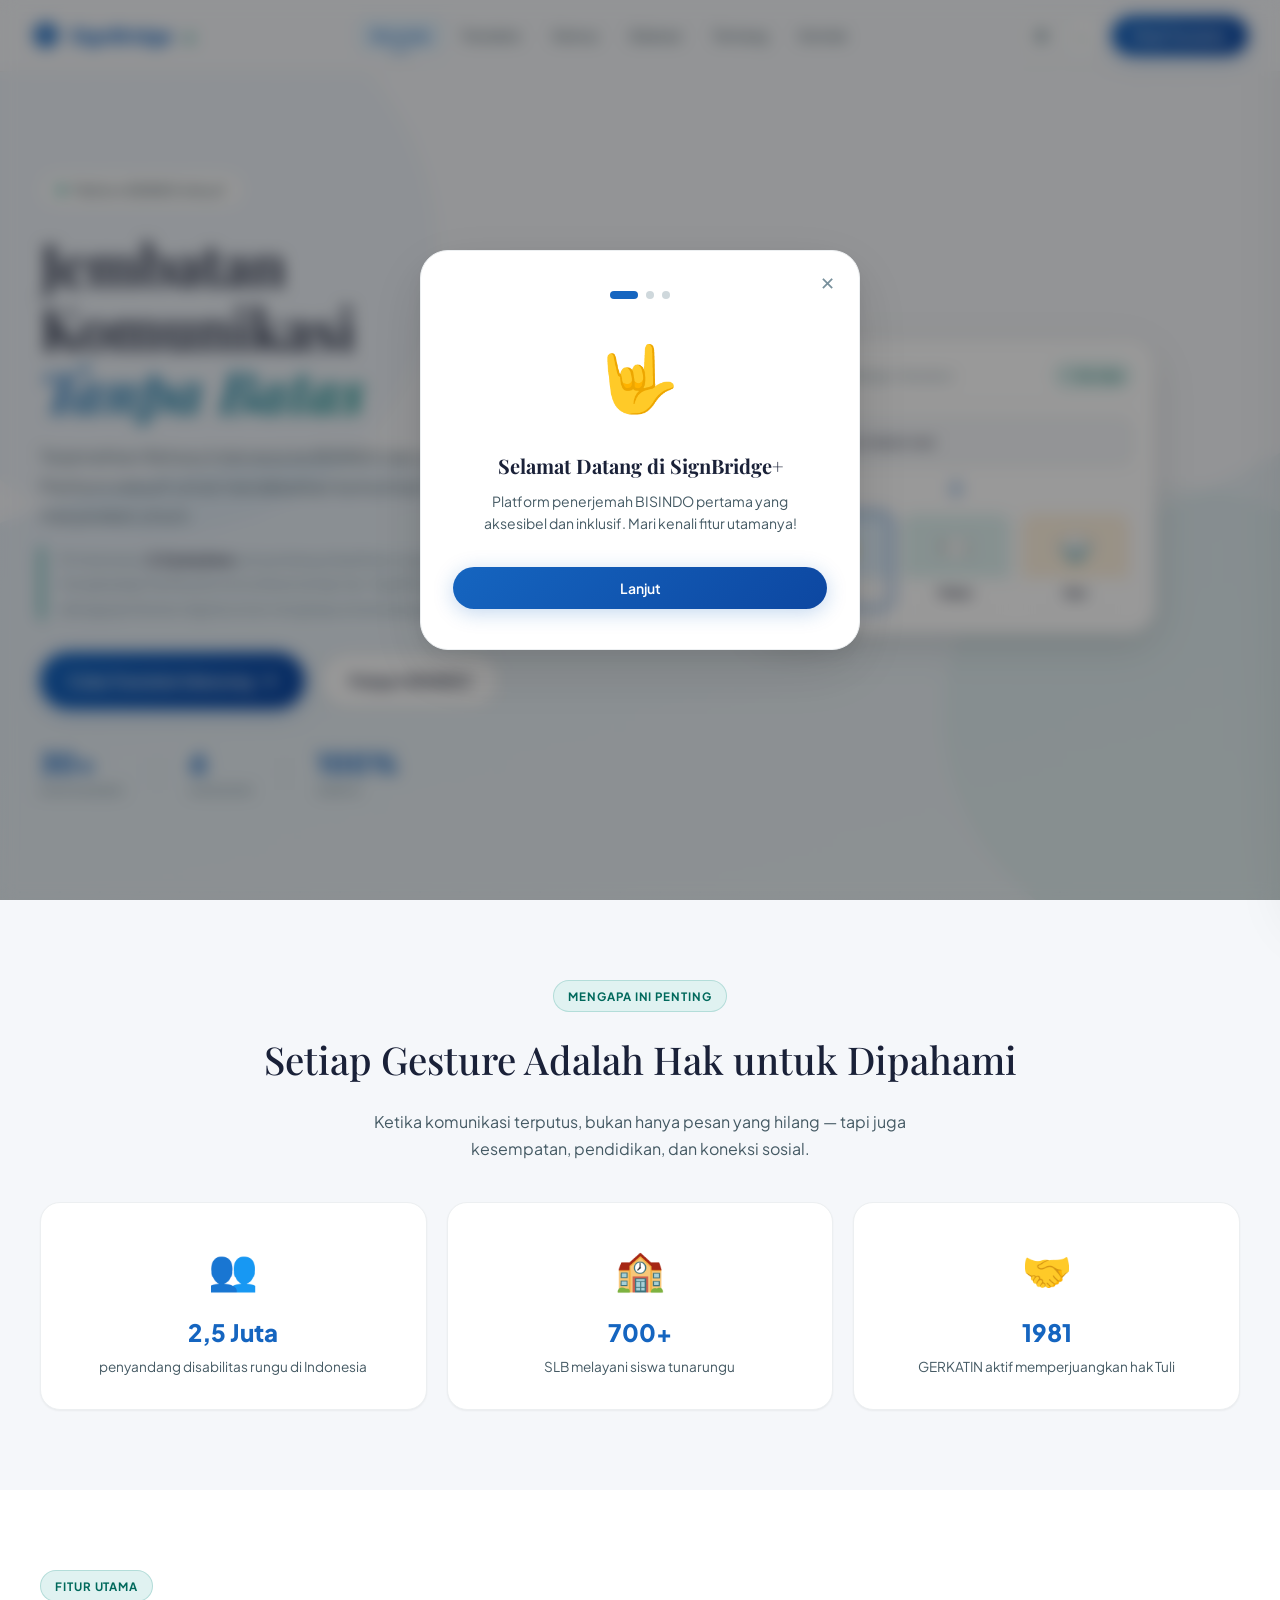
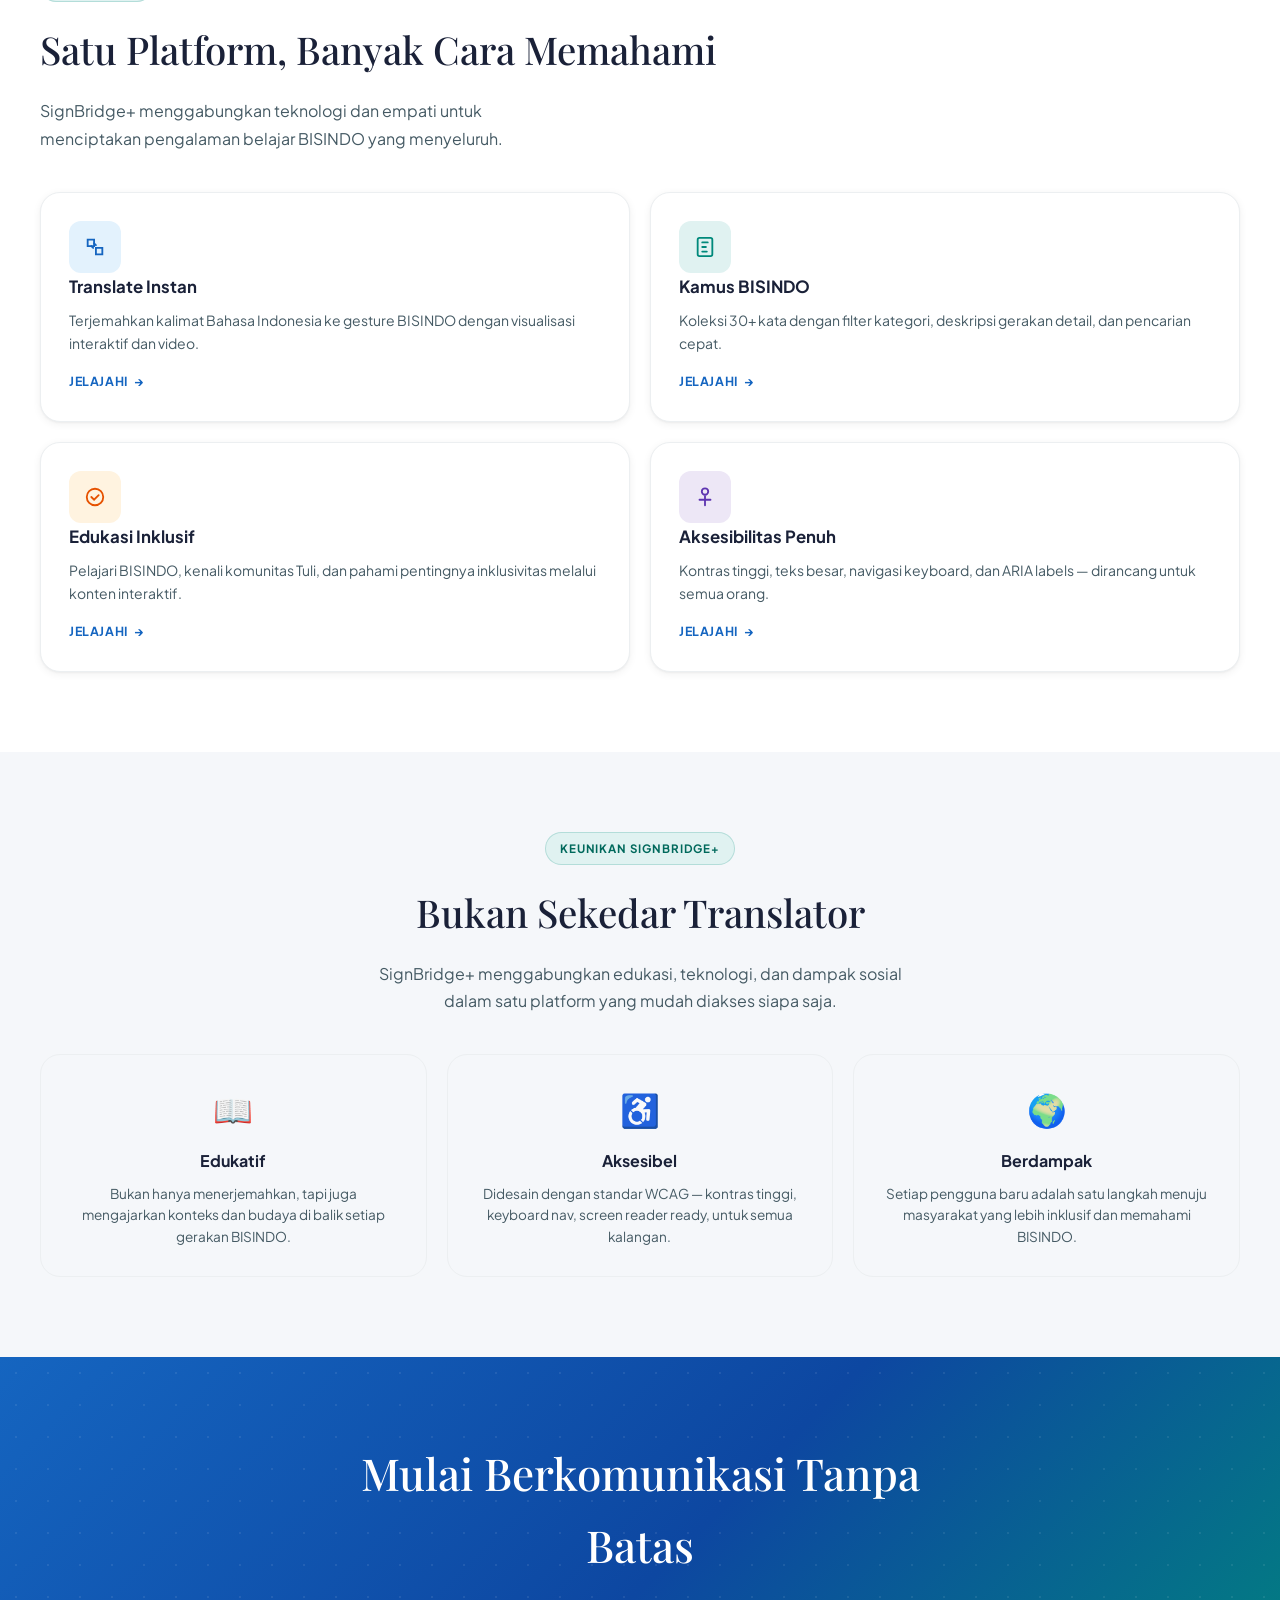
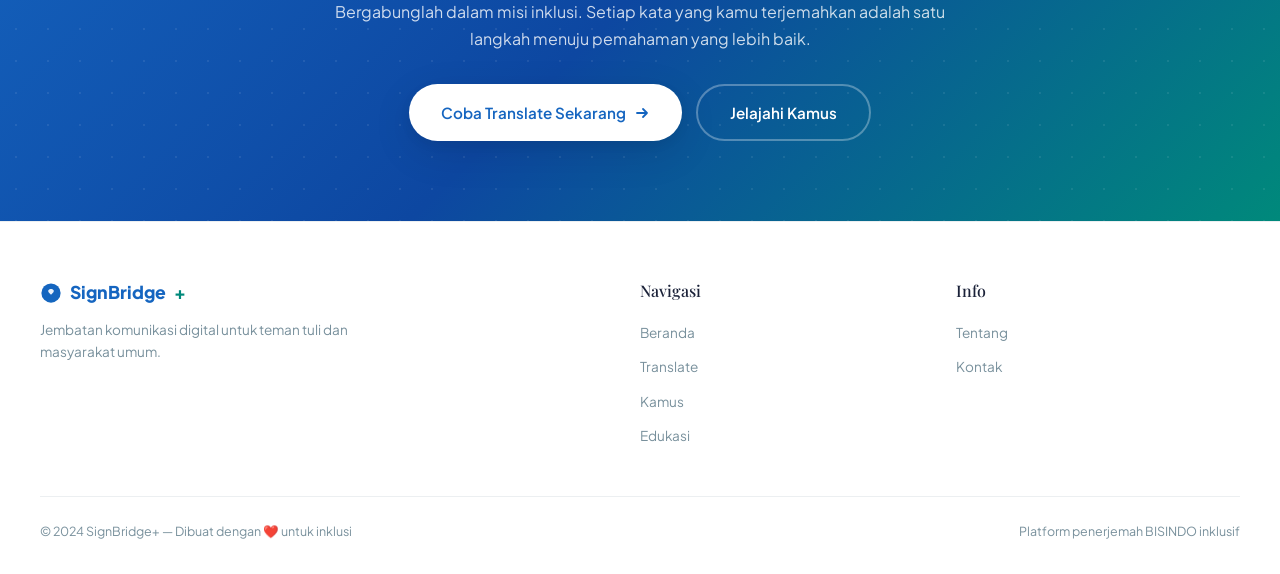
<file: index.html>
<!doctype html>
<html lang="id">
  <head>
    <meta charset="UTF-8" />
    <meta name="viewport" content="width=device-width, initial-scale=1.0" />
    <title>SignBridge+ — Jembatan Komunikasi BISINDO</title>
    <meta
      name="description"
      content="Platform penerjemah BISINDO ↔ Bahasa Indonesia. Jembatan komunikasi inklusif untuk komunitas Tuli dan masyarakat umum."
    />
    <link rel="stylesheet" href="css/style.css" />
    <link rel="stylesheet" href="css/Home.css" />
    <link rel="stylesheet" href="css/pages.css" />
    <link
      rel="icon"
      href="data:image/svg+xml,<svg xmlns='http://www.w3.org/2000/svg' viewBox='0 0 100 100'><text y='.9em' font-size='90'>🤟</text></svg>"
    />
    <link rel="icon" href="favicon.ico" type="image/x-icon" />
  </head>
  <body data-page="home">
    <a href="#main-content" class="skip-link">Langsung ke konten utama</a>

    <!-- NAVBAR -->
    <nav class="navbar" role="navigation" aria-label="Menu utama">
      <a href="index.html" class="nav-brand" aria-label="SignBridge+ Beranda">
        <svg width="28" height="28" viewBox="0 0 32 32" fill="none">
          <circle cx="16" cy="16" r="14" fill="url(#bg)" />
          <path
            d="M16 10c-2 0-3.5 1-4 2.5-.3.8 0 1.7.5 2.3l3 3.2c.3.3.7.3 1 0l3-3.2c.5-.6.8-1.5.5-2.3-.5-1.5-2-2.5-4-2.5z"
            fill="white"
            opacity="0.9"
          />
          <path
            d="M12 20c0 1.5 1.8 3 4 3s4-1.5 4-3"
            stroke="white"
            stroke-width="1.5"
            stroke-linecap="round"
            opacity="0.7"
          />
          <defs>
            <linearGradient id="bg" x1="0" y1="0" x2="32" y2="32">
              <stop stop-color="#1565C0" />
              <stop offset="1" stop-color="#00897B" />
            </linearGradient>
          </defs>
        </svg>
        SignBridge<span class="brand-plus">+</span>
      </a>
      <ul class="nav-menu" role="list">
        <li>
          <a href="index.html" class="nav-link active" aria-current="page"
            >Beranda</a
          >
        </li>
        <li><a href="translate.html" class="nav-link">Translate</a></li>
        <li><a href="kamus.html" class="nav-link">Kamus</a></li>
        <li><a href="edukasi.html" class="nav-link">Edukasi</a></li>
        <li><a href="about.html" class="nav-link">Tentang</a></li>
        <li><a href="contact.html" class="nav-link">Kontak</a></li>
      </ul>
      <div class="nav-actions">
        <div class="accessibility-bar" role="group" aria-label="Aksesibilitas">
          <button
            class="acc-btn"
            id="btn-contrast"
            title="Kontras Tinggi"
            aria-label="Toggle kontras tinggi"
          >
            <svg width="16" height="16" viewBox="0 0 16 16" fill="none">
              <circle
                cx="8"
                cy="8"
                r="6.5"
                stroke="currentColor"
                stroke-width="1.5"
              />
              <path d="M8 1.5v13" stroke="currentColor" stroke-width="1.5" />
              <path d="M8 1.5a6.5 6.5 0 0 1 0 13z" fill="currentColor" />
            </svg>
          </button>
          <button
            class="acc-btn"
            id="btn-large-text"
            title="Perbesar Teks"
            aria-label="Toggle ukuran teks besar"
          >
            <svg width="16" height="16" viewBox="0 0 16 16" fill="none">
              <text
                x="1"
                y="11"
                font-size="9"
                fill="currentColor"
                font-family="sans-serif"
                font-weight="700"
              >
                A
              </text>
              <text
                x="9"
                y="13"
                font-size="7"
                fill="currentColor"
                font-family="sans-serif"
                font-weight="700"
              >
                A
              </text>
            </svg>
          </button>
        </div>
        <a href="translate.html" class="btn-nav-cta">Mulai Translate</a>
      </div>
      <button class="hamburger" aria-label="Buka menu" aria-expanded="false">
        <span></span><span></span><span></span>
      </button>
    </nav>
    <div class="mobile-nav-overlay" aria-hidden="true"></div>
    <div class="mobile-menu" role="navigation" aria-label="Menu mobile">
      <a href="index.html" class="nav-link active">Beranda</a>
      <a href="translate.html" class="nav-link">Translate</a>
      <a href="kamus.html" class="nav-link">Kamus</a>
      <a href="edukasi.html" class="nav-link">Edukasi</a>
      <a href="about.html" class="nav-link">Tentang</a>
      <a href="contact.html" class="nav-link">Kontak</a>
    </div>

    <main id="main-content">
      <!-- HERO -->
      <section class="hero" aria-labelledby="hero-title">
        <div class="hero-bg" aria-hidden="true">
          <svg
            class="wave-svg"
            viewBox="0 0 1440 900"
            preserveAspectRatio="xMidYMid slice"
          >
            <defs>
              <linearGradient id="hg1" x1="0%" y1="0%" x2="100%" y2="100%">
                <stop offset="0%" stop-color="#1565C0" stop-opacity="0.07" />
                <stop offset="100%" stop-color="#00897B" stop-opacity="0.04" />
              </linearGradient>
            </defs>
            <path
              d="M0 500 Q360 350 720 480 Q1080 610 1440 400 L1440 900 L0 900Z"
              fill="url(#hg1)"
            />
            <circle cx="200" cy="200" r="300" fill="rgba(21,101,192,0.03)" />
            <circle cx="1300" cy="700" r="250" fill="rgba(0,137,123,0.04)" />
          </svg>
          <div class="hero-dots"></div>
        </div>

        <div class="hero-container">
          <div class="hero-content">
            <div class="hero-badge reveal">
              <span class="badge-dot"></span>
              Platform BISINDO Inklusif
            </div>
            <h1 class="hero-title reveal reveal-delay-1" id="hero-title">
              Jembatan Komunikasi<br />
              <em class="hero-italic">Tanpa Batas</em>
            </h1>
            <p class="hero-subtitle reveal reveal-delay-2">
              Terjemahkan Bahasa Indonesia ke BISINDO dan sebaliknya. Platform
              inklusif untuk mendekatkan komunitas Tuli dengan masyarakat umum.
            </p>
            <p class="hero-impact-quote reveal reveal-delay-2">
              Di Indonesia, <strong>2,5 juta jiwa</strong> penyandang
              disabilitas rungu menghadapi hambatan komunikasi setiap hari.
              SignBridge+ hadir sebagai jembatan digital untuk menghapus
              kesenjangan itu.
            </p>
            <div class="hero-actions reveal reveal-delay-3">
              <a href="translate.html" class="sb-btn-primary">
                Coba Translate Sekarang
                <svg width="16" height="16" viewBox="0 0 16 16" fill="none">
                  <path
                    d="M3 8h10M9 4l4 4-4 4"
                    stroke="currentColor"
                    stroke-width="1.8"
                    stroke-linecap="round"
                    stroke-linejoin="round"
                  />
                </svg>
              </a>
              <a href="edukasi.html" class="sb-btn-secondary"
                >Pelajari BISINDO</a
              >
            </div>
            <div
              class="hero-stats reveal reveal-delay-4"
              role="group"
              aria-label="Statistik platform"
            >
              <div class="stat-item">
                <div class="stat-num" data-target="30" data-suffix="+">0+</div>
                <div class="stat-label">Kata BISINDO</div>
              </div>
              <div class="stat-divider"></div>
              <div class="stat-item">
                <div class="stat-num" data-target="6" data-suffix="">0</div>
                <div class="stat-label">Kategori</div>
              </div>
              <div class="stat-divider"></div>
              <div class="stat-item">
                <div class="stat-num" data-target="100" data-suffix="%">0%</div>
                <div class="stat-label">Gratis</div>
              </div>
            </div>
          </div>

          <div class="hero-visual reveal" aria-hidden="true">
            <div class="hero-card-demo">
              <div class="demo-topbar">
                <div class="demo-dots">
                  <span class="ddot red"></span><span class="ddot yellow"></span
                  ><span class="ddot green"></span>
                </div>
                <span class="demo-title-bar">SignBridge+ Translator</span>
                <span class="demo-badge-small">
                  <svg width="10" height="10" viewBox="0 0 10 10" fill="none">
                    <path
                      d="M2 5l2 2 4-4"
                      stroke="currentColor"
                      stroke-width="1.5"
                      stroke-linecap="round"
                      stroke-linejoin="round"
                    />
                  </svg>
                  30+ Kata
                </span>
              </div>
              <div class="demo-input-area">
                <span>Saya mau makan nasi</span>
              </div>
              <div class="demo-arrow-row">
                <svg width="20" height="20" viewBox="0 0 20 20" fill="none">
                  <path
                    d="M10 3v14M5 13l5 5 5-5"
                    stroke="currentColor"
                    stroke-width="1.8"
                    stroke-linecap="round"
                    stroke-linejoin="round"
                  />
                </svg>
              </div>
              <div class="demo-gesture-row">
                <div class="demo-g-card active">
                  <div
                    class="demo-g-photo"
                    style="background: var(--primary-light)"
                  >
                    🫵
                  </div>
                  <span class="demo-g-label">Saya</span>
                </div>
                <div class="demo-g-card">
                  <div
                    class="demo-g-photo"
                    style="background: var(--accent-light)"
                  >
                    🍽️
                  </div>
                  <span class="demo-g-label">Makan</span>
                </div>
                <div class="demo-g-card">
                  <div
                    class="demo-g-photo"
                    style="background: var(--warm-light)"
                  >
                    🍚
                  </div>
                  <span class="demo-g-label">Nasi</span>
                </div>
              </div>
            </div>
          </div>
        </div>
      </section>

      <!-- IMPACT / STORYTELLING -->
      <section class="impact-section" aria-labelledby="impact-title">
        <div class="sb-container" style="text-align: center">
          <span class="section-tag reveal">Mengapa Ini Penting</span>
          <h2 class="section-title reveal reveal-delay-1" id="impact-title">
            Setiap Gesture Adalah Hak untuk Dipahami
          </h2>
          <p
            class="section-subtitle reveal reveal-delay-2"
            style="margin: 0 auto 2.5rem"
          >
            Ketika komunikasi terputus, bukan hanya pesan yang hilang — tapi
            juga kesempatan, pendidikan, dan koneksi sosial.
          </p>
          <div class="impact-grid">
            <div class="impact-card reveal">
              <span class="impact-icon" aria-hidden="true">👥</span>
              <div class="impact-num">2,5 Juta</div>
              <div class="impact-label">
                penyandang disabilitas rungu di Indonesia
              </div>
            </div>
            <div class="impact-card reveal reveal-delay-1">
              <span class="impact-icon" aria-hidden="true">🏫</span>
              <div class="impact-num">700+</div>
              <div class="impact-label">SLB melayani siswa tunarungu</div>
            </div>
            <div class="impact-card reveal reveal-delay-2">
              <span class="impact-icon" aria-hidden="true">🤝</span>
              <div class="impact-num">1981</div>
              <div class="impact-label">
                GERKATIN aktif memperjuangkan hak Tuli
              </div>
            </div>
          </div>
        </div>
      </section>

      <!-- FEATURES -->
      <section class="features-section" aria-labelledby="features-title">
        <div class="sb-container">
          <span class="section-tag reveal">Fitur Utama</span>
          <h2 class="section-title reveal reveal-delay-1" id="features-title">
            Satu Platform, Banyak Cara Memahami
          </h2>
          <p class="section-subtitle reveal reveal-delay-2">
            SignBridge+ menggabungkan teknologi dan empati untuk menciptakan
            pengalaman belajar BISINDO yang menyeluruh.
          </p>
          <div class="features-grid">
            <a href="translate.html" class="sb-card feature-card reveal">
              <div class="sb-icon-box sb-icon-blue" aria-hidden="true">
                <svg
                  viewBox="0 0 24 24"
                  width="22"
                  height="22"
                  fill="none"
                  stroke="currentColor"
                  stroke-width="2"
                  stroke-linecap="round"
                >
                  <path d="M4 4h7v7H4zM13 13h7v7h-7z" />
                  <path d="M11 8l2 2M8 11l2 2" />
                </svg>
              </div>
              <h3>Translate Instan</h3>
              <p>
                Terjemahkan kalimat Bahasa Indonesia ke gesture BISINDO dengan
                visualisasi interaktif dan video.
              </p>
              <span class="fc-link">Jelajahi</span>
            </a>
            <a
              href="kamus.html"
              class="sb-card feature-card reveal reveal-delay-1"
            >
              <div class="sb-icon-box sb-icon-teal" aria-hidden="true">
                <svg
                  viewBox="0 0 24 24"
                  width="22"
                  height="22"
                  fill="none"
                  stroke="currentColor"
                  stroke-width="2"
                  stroke-linecap="round"
                >
                  <rect x="4" y="2" width="16" height="20" rx="2" />
                  <path d="M9 7h6M9 12h4M9 17h5" />
                </svg>
              </div>
              <h3>Kamus BISINDO</h3>
              <p>
                Koleksi 30+ kata dengan filter kategori, deskripsi gerakan
                detail, dan pencarian cepat.
              </p>
              <span class="fc-link">Jelajahi</span>
            </a>
            <a
              href="edukasi.html"
              class="sb-card feature-card reveal reveal-delay-2"
            >
              <div class="sb-icon-box sb-icon-warm" aria-hidden="true">
                <svg
                  viewBox="0 0 24 24"
                  width="22"
                  height="22"
                  fill="none"
                  stroke="currentColor"
                  stroke-width="2"
                  stroke-linecap="round"
                >
                  <circle cx="12" cy="12" r="9" />
                  <path d="M8 12l3 3 5-5" />
                </svg>
              </div>
              <h3>Edukasi Inklusif</h3>
              <p>
                Pelajari BISINDO, kenali komunitas Tuli, dan pahami pentingnya
                inklusivitas melalui konten interaktif.
              </p>
              <span class="fc-link">Jelajahi</span>
            </a>
            <a
              href="about.html"
              class="sb-card feature-card reveal reveal-delay-3"
            >
              <div class="sb-icon-box sb-icon-purple" aria-hidden="true">
                <svg
                  viewBox="0 0 24 24"
                  width="22"
                  height="22"
                  fill="none"
                  stroke="currentColor"
                  stroke-width="2"
                  stroke-linecap="round"
                >
                  <circle cx="12" cy="6" r="3.5" />
                  <path d="M12 11v10M6 15h12" />
                </svg>
              </div>
              <h3>Aksesibilitas Penuh</h3>
              <p>
                Kontras tinggi, teks besar, navigasi keyboard, dan ARIA labels —
                dirancang untuk semua orang.
              </p>
              <span class="fc-link">Jelajahi</span>
            </a>
          </div>
        </div>
      </section>

      <!-- VALUE PROPOSITION -->
      <section
        class="value-section"
        aria-labelledby="value-title"
        style="background: var(--bg)"
      >
        <div class="sb-container" style="text-align: center">
          <span class="section-tag reveal">Keunikan SignBridge+</span>
          <h2 class="section-title reveal reveal-delay-1" id="value-title">
            Bukan Sekedar Translator
          </h2>
          <p
            class="section-subtitle reveal reveal-delay-2"
            style="margin: 0 auto 2.5rem"
          >
            SignBridge+ menggabungkan edukasi, teknologi, dan dampak sosial
            dalam satu platform yang mudah diakses siapa saja.
          </p>
          <div class="value-grid">
            <div class="value-card reveal">
              <span class="value-icon" aria-hidden="true">📖</span>
              <h3>Edukatif</h3>
              <p>
                Bukan hanya menerjemahkan, tapi juga mengajarkan konteks dan
                budaya di balik setiap gerakan BISINDO.
              </p>
            </div>
            <div class="value-card reveal reveal-delay-1">
              <span class="value-icon" aria-hidden="true">♿</span>
              <h3>Aksesibel</h3>
              <p>
                Didesain dengan standar WCAG — kontras tinggi, keyboard nav,
                screen reader ready, untuk semua kalangan.
              </p>
            </div>
            <div class="value-card reveal reveal-delay-2">
              <span class="value-icon" aria-hidden="true">🌍</span>
              <h3>Berdampak</h3>
              <p>
                Setiap pengguna baru adalah satu langkah menuju masyarakat yang
                lebih inklusif dan memahami BISINDO.
              </p>
            </div>
          </div>
        </div>
      </section>

      <!-- CTA -->
      <section class="cta-section" aria-labelledby="cta-title">
        <div class="cta-inner reveal">
          <h2 class="cta-title" id="cta-title">
            Mulai Berkomunikasi Tanpa Batas
          </h2>
          <p class="cta-subtitle">
            Bergabunglah dalam misi inklusi. Setiap kata yang kamu terjemahkan
            adalah satu langkah menuju pemahaman yang lebih baik.
          </p>
          <div class="cta-actions">
            <a href="translate.html" class="btn-cta-primary">
              Coba Translate Sekarang
              <svg width="16" height="16" viewBox="0 0 16 16" fill="none">
                <path
                  d="M3 8h10M9 4l4 4-4 4"
                  stroke="currentColor"
                  stroke-width="1.8"
                  stroke-linecap="round"
                  stroke-linejoin="round"
                />
              </svg>
            </a>
            <a href="kamus.html" class="btn-cta-outline">Jelajahi Kamus</a>
          </div>
        </div>
      </section>
    </main>

    <!-- ONBOARDING MODAL -->
    <div
      class="onboarding-overlay"
      id="onboarding-overlay"
      role="dialog"
      aria-modal="true"
      aria-label="Panduan pengguna baru"
    >
      <div class="onboarding-modal">
        <button
          class="onboarding-close"
          id="onboarding-close"
          aria-label="Tutup"
        >
          ✕
        </button>
        <div class="onboarding-dots"></div>
        <div class="onboarding-content">
          <span class="onboarding-icon" id="onboarding-icon">🤟</span>
          <h2 class="onboarding-title" id="onboarding-title"></h2>
          <p class="onboarding-desc" id="onboarding-desc"></p>
        </div>
        <div class="onboarding-actions">
          <button
            class="sb-btn-secondary"
            id="onboarding-prev"
            style="display: none"
          >
            Kembali
          </button>
          <button class="sb-btn-primary" id="onboarding-next">Lanjut</button>
        </div>
      </div>
    </div>

    <!-- FOOTER -->
    <footer role="contentinfo">
      <div class="footer-container">
        <div class="footer-top">
          <div>
            <div class="footer-brand">
              <svg width="22" height="22" viewBox="0 0 32 32" fill="none">
                <circle cx="16" cy="16" r="14" fill="url(#fg)" />
                <path
                  d="M16 10c-2 0-3.5 1-4 2.5-.3.8 0 1.7.5 2.3l3 3.2c.3.3.7.3 1 0l3-3.2c.5-.6.8-1.5.5-2.3-.5-1.5-2-2.5-4-2.5z"
                  fill="white"
                  opacity="0.9"
                />
                <defs>
                  <linearGradient id="fg" x1="0" y1="0" x2="32" y2="32">
                    <stop stop-color="#1565C0" />
                    <stop offset="1" stop-color="#00897B" />
                  </linearGradient>
                </defs>
              </svg>
              SignBridge<span style="color: var(--accent)">+</span>
            </div>
            <p class="footer-desc">
              Jembatan komunikasi digital untuk teman tuli dan masyarakat umum.
            </p>
          </div>
          <div>
            <h4>Navigasi</h4>
            <ul>
              <li><a href="index.html">Beranda</a></li>
              <li><a href="translate.html">Translate</a></li>
              <li><a href="kamus.html">Kamus</a></li>
              <li><a href="edukasi.html">Edukasi</a></li>
            </ul>
          </div>
          <div>
            <h4>Info</h4>
            <ul>
              <li><a href="about.html">Tentang</a></li>
              <li><a href="contact.html">Kontak</a></li>
            </ul>
          </div>
        </div>
        <div class="footer-bottom">
          <span>© 2024 SignBridge+ — Dibuat dengan ❤️ untuk inklusi</span>
          <span>Platform penerjemah BISINDO inklusif</span>
        </div>
      </div>
    </footer>

    <script src="js/script.js"></script>
  </body>
</html>
</file>
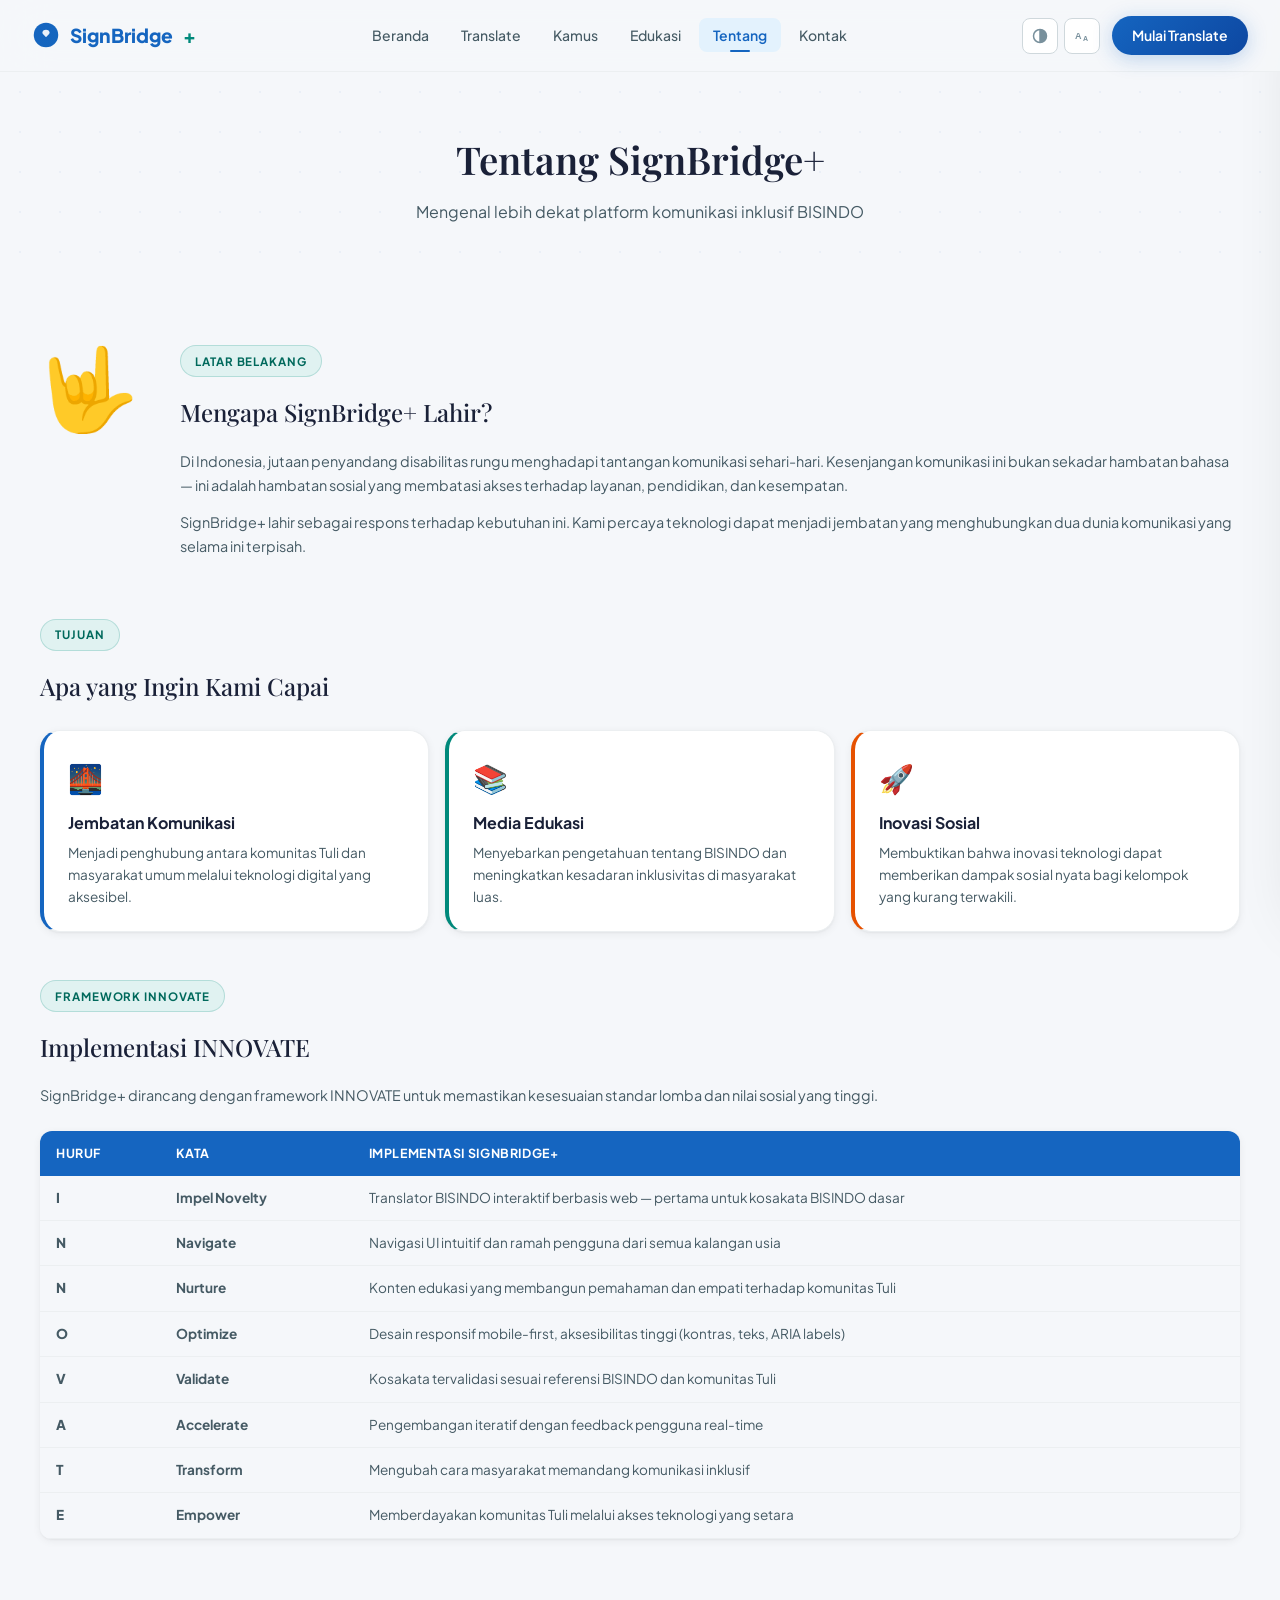
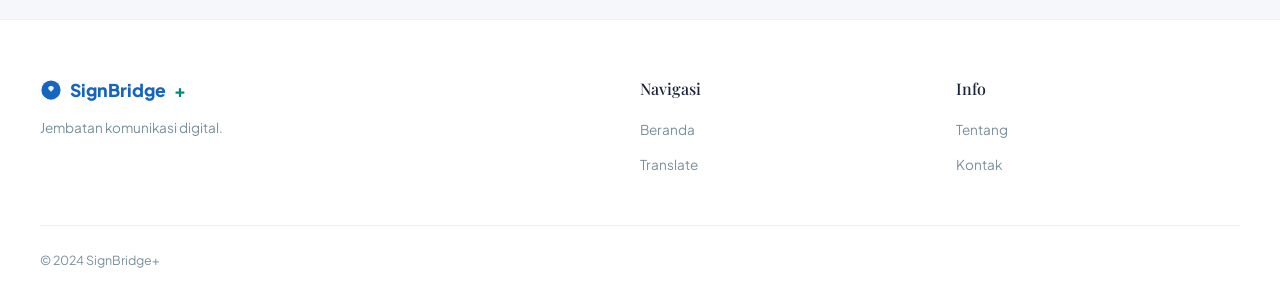
<file: about.html>
<!doctype html>
<html lang="id">
  <head>
    <meta charset="UTF-8" />
    <meta name="viewport" content="width=device-width, initial-scale=1.0" />
    <title>Tentang — SignBridge+</title>
    <link rel="stylesheet" href="css/style.css" />
    <link rel="stylesheet" href="css/Home.css" />
    <link rel="stylesheet" href="css/pages.css" />
    <link
      rel="icon"
      href="data:image/svg+xml,<svg xmlns='http://www.w3.org/2000/svg' viewBox='0 0 100 100'><text y='.9em' font-size='90'>🤟</text></svg>"
    />
    <link rel="icon" href="favicon.ico" type="image/x-icon" />
  </head>
  <body data-page="about">
    <a href="#main-content" class="skip-link">Langsung ke konten utama</a>
    <nav class="navbar" role="navigation" aria-label="Menu utama">
      <a href="index.html" class="nav-brand"
        ><svg width="28" height="28" viewBox="0 0 32 32" fill="none">
          <circle cx="16" cy="16" r="14" fill="url(#bg5)" />
          <path
            d="M16 10c-2 0-3.5 1-4 2.5-.3.8 0 1.7.5 2.3l3 3.2c.3.3.7.3 1 0l3-3.2c.5-.6.8-1.5.5-2.3-.5-1.5-2-2.5-4-2.5z"
            fill="white"
            opacity="0.9"
          />
          <defs>
            <linearGradient id="bg5" x1="0" y1="0" x2="32" y2="32">
              <stop stop-color="#1565C0" />
              <stop offset="1" stop-color="#00897B" />
            </linearGradient>
          </defs></svg
        >SignBridge<span class="brand-plus">+</span></a
      >
      <ul class="nav-menu" role="list">
        <li><a href="index.html" class="nav-link">Beranda</a></li>
        <li><a href="translate.html" class="nav-link">Translate</a></li>
        <li><a href="kamus.html" class="nav-link">Kamus</a></li>
        <li><a href="edukasi.html" class="nav-link">Edukasi</a></li>
        <li>
          <a href="about.html" class="nav-link active" aria-current="page"
            >Tentang</a
          >
        </li>
        <li><a href="contact.html" class="nav-link">Kontak</a></li>
      </ul>
      <div class="nav-actions">
        <div class="accessibility-bar" role="group" aria-label="Aksesibilitas">
          <button
            class="acc-btn"
            id="btn-contrast"
            title="Kontras Tinggi"
            aria-label="Toggle kontras tinggi"
          >
            <svg width="16" height="16" viewBox="0 0 16 16" fill="none">
              <circle
                cx="8"
                cy="8"
                r="6.5"
                stroke="currentColor"
                stroke-width="1.5"
              />
              <path d="M8 1.5v13" stroke="currentColor" stroke-width="1.5" />
              <path d="M8 1.5a6.5 6.5 0 0 1 0 13z" fill="currentColor" />
            </svg></button
          ><button
            class="acc-btn"
            id="btn-large-text"
            title="Perbesar Teks"
            aria-label="Toggle ukuran teks besar"
          >
            <svg width="16" height="16" viewBox="0 0 16 16" fill="none">
              <text
                x="1"
                y="11"
                font-size="9"
                fill="currentColor"
                font-family="sans-serif"
                font-weight="700"
              >
                A
              </text>
              <text
                x="9"
                y="13"
                font-size="7"
                fill="currentColor"
                font-family="sans-serif"
                font-weight="700"
              >
                A
              </text>
            </svg>
          </button>
        </div>
        <a href="translate.html" class="btn-nav-cta">Mulai Translate</a>
      </div>
      <button class="hamburger" aria-label="Buka menu" aria-expanded="false">
        <span></span><span></span><span></span>
      </button>
    </nav>
    <div class="mobile-nav-overlay" aria-hidden="true"></div>
    <div class="mobile-menu">
      <a href="index.html" class="nav-link">Beranda</a
      ><a href="translate.html" class="nav-link">Translate</a
      ><a href="kamus.html" class="nav-link">Kamus</a
      ><a href="edukasi.html" class="nav-link">Edukasi</a
      ><a href="about.html" class="nav-link active">Tentang</a
      ><a href="contact.html" class="nav-link">Kontak</a>
    </div>

    <main id="main-content">
      <header class="page-hero">
        <div class="hero-bg" aria-hidden="true">
          <div class="hero-dots"></div>
        </div>
        <h1>Tentang SignBridge+</h1>
        <p>Mengenal lebih dekat platform komunikasi inklusif BISINDO</p>
      </header>

      <section class="about-section">
        <div class="about-container">
          <div class="about-intro reveal">
            <div class="about-visual" aria-hidden="true">🤟</div>
            <div class="about-text">
              <span class="section-tag">Latar Belakang</span>
              <h2>Mengapa SignBridge+ Lahir?</h2>
              <p>
                Di Indonesia, jutaan penyandang disabilitas rungu menghadapi
                tantangan komunikasi sehari-hari. Kesenjangan komunikasi ini
                bukan sekadar hambatan bahasa — ini adalah hambatan sosial yang
                membatasi akses terhadap layanan, pendidikan, dan kesempatan.
              </p>
              <p>
                SignBridge+ lahir sebagai respons terhadap kebutuhan ini. Kami
                percaya teknologi dapat menjadi jembatan yang menghubungkan dua
                dunia komunikasi yang selama ini terpisah.
              </p>
            </div>
          </div>

          <div class="reveal" style="margin-bottom: 3rem">
            <span class="section-tag">Tujuan</span>
            <h2
              style="
                font-family: var(--font-display);
                font-size: 1.5rem;
                margin-bottom: 1.5rem;
                font-weight: 500;
              "
            >
              Apa yang Ingin Kami Capai
            </h2>
            <div
              style="
                display: grid;
                grid-template-columns: repeat(auto-fit, minmax(260px, 1fr));
                gap: 1rem;
              "
            >
              <div
                class="sb-card"
                style="padding: 1.5rem; border-left: 4px solid var(--primary)"
              >
                <div
                  style="font-size: 1.75rem; margin-bottom: 0.5rem"
                  aria-hidden="true"
                >
                  🌉
                </div>
                <h3
                  style="
                    font-size: 1rem;
                    font-weight: 700;
                    margin-bottom: 0.375rem;
                    font-family: var(--font-body);
                  "
                >
                  Jembatan Komunikasi
                </h3>
                <p
                  style="
                    font-size: 0.85rem;
                    color: var(--text-secondary);
                    line-height: 1.6;
                  "
                >
                  Menjadi penghubung antara komunitas Tuli dan masyarakat umum
                  melalui teknologi digital yang aksesibel.
                </p>
              </div>
              <div
                class="sb-card"
                style="padding: 1.5rem; border-left: 4px solid var(--accent)"
              >
                <div
                  style="font-size: 1.75rem; margin-bottom: 0.5rem"
                  aria-hidden="true"
                >
                  📚
                </div>
                <h3
                  style="
                    font-size: 1rem;
                    font-weight: 700;
                    margin-bottom: 0.375rem;
                    font-family: var(--font-body);
                  "
                >
                  Media Edukasi
                </h3>
                <p
                  style="
                    font-size: 0.85rem;
                    color: var(--text-secondary);
                    line-height: 1.6;
                  "
                >
                  Menyebarkan pengetahuan tentang BISINDO dan meningkatkan
                  kesadaran inklusivitas di masyarakat luas.
                </p>
              </div>
              <div
                class="sb-card"
                style="padding: 1.5rem; border-left: 4px solid var(--warm)"
              >
                <div
                  style="font-size: 1.75rem; margin-bottom: 0.5rem"
                  aria-hidden="true"
                >
                  🚀
                </div>
                <h3
                  style="
                    font-size: 1rem;
                    font-weight: 700;
                    margin-bottom: 0.375rem;
                    font-family: var(--font-body);
                  "
                >
                  Inovasi Sosial
                </h3>
                <p
                  style="
                    font-size: 0.85rem;
                    color: var(--text-secondary);
                    line-height: 1.6;
                  "
                >
                  Membuktikan bahwa inovasi teknologi dapat memberikan dampak
                  sosial nyata bagi kelompok yang kurang terwakili.
                </p>
              </div>
            </div>
          </div>

          <div class="reveal">
            <span class="section-tag">Framework INNOVATE</span>
            <h2
              style="
                font-family: var(--font-display);
                font-size: 1.5rem;
                margin-bottom: 1rem;
                font-weight: 500;
              "
            >
              Implementasi INNOVATE
            </h2>
            <p
              style="
                color: var(--text-secondary);
                font-size: 0.9rem;
                margin-bottom: 1.5rem;
                line-height: 1.6;
              "
            >
              SignBridge+ dirancang dengan framework INNOVATE untuk memastikan
              kesesuaian standar lomba dan nilai sosial yang tinggi.
            </p>
            <table
              class="innovate-table"
              role="table"
              aria-label="Tabel INNOVATE"
            >
              <thead>
                <tr>
                  <th>Huruf</th>
                  <th>Kata</th>
                  <th>Implementasi SignBridge+</th>
                </tr>
              </thead>
              <tbody>
                <tr>
                  <td class="innovate-letter">I</td>
                  <td><strong>Impel Novelty</strong></td>
                  <td>
                    Translator BISINDO interaktif berbasis web — pertama untuk
                    kosakata BISINDO dasar
                  </td>
                </tr>
                <tr>
                  <td class="innovate-letter">N</td>
                  <td><strong>Navigate</strong></td>
                  <td>
                    Navigasi UI intuitif dan ramah pengguna dari semua kalangan
                    usia
                  </td>
                </tr>
                <tr>
                  <td class="innovate-letter">N</td>
                  <td><strong>Nurture</strong></td>
                  <td>
                    Konten edukasi yang membangun pemahaman dan empati terhadap
                    komunitas Tuli
                  </td>
                </tr>
                <tr>
                  <td class="innovate-letter">O</td>
                  <td><strong>Optimize</strong></td>
                  <td>
                    Desain responsif mobile-first, aksesibilitas tinggi
                    (kontras, teks, ARIA labels)
                  </td>
                </tr>
                <tr>
                  <td class="innovate-letter">V</td>
                  <td><strong>Validate</strong></td>
                  <td>
                    Kosakata tervalidasi sesuai referensi BISINDO dan komunitas
                    Tuli
                  </td>
                </tr>
                <tr>
                  <td class="innovate-letter">A</td>
                  <td><strong>Accelerate</strong></td>
                  <td>
                    Pengembangan iteratif dengan feedback pengguna real-time
                  </td>
                </tr>
                <tr>
                  <td class="innovate-letter">T</td>
                  <td><strong>Transform</strong></td>
                  <td>
                    Mengubah cara masyarakat memandang komunikasi inklusif
                  </td>
                </tr>
                <tr>
                  <td class="innovate-letter">E</td>
                  <td><strong>Empower</strong></td>
                  <td>
                    Memberdayakan komunitas Tuli melalui akses teknologi yang
                    setara
                  </td>
                </tr>
              </tbody>
            </table>
          </div>
        </div>
      </section>
    </main>

    <footer role="contentinfo">
      <div class="footer-container">
        <div class="footer-top">
          <div>
            <div class="footer-brand">
              <svg width="22" height="22" viewBox="0 0 32 32" fill="none">
                <circle cx="16" cy="16" r="14" fill="url(#fg5)" />
                <path
                  d="M16 10c-2 0-3.5 1-4 2.5-.3.8 0 1.7.5 2.3l3 3.2c.3.3.7.3 1 0l3-3.2c.5-.6.8-1.5.5-2.3-.5-1.5-2-2.5-4-2.5z"
                  fill="white"
                  opacity="0.9"
                />
                <defs>
                  <linearGradient id="fg5" x1="0" y1="0" x2="32" y2="32">
                    <stop stop-color="#1565C0" />
                    <stop offset="1" stop-color="#00897B" />
                  </linearGradient>
                </defs></svg
              >SignBridge<span style="color: var(--accent)">+</span>
            </div>
            <p class="footer-desc">Jembatan komunikasi digital.</p>
          </div>
          <div>
            <h4>Navigasi</h4>
            <ul>
              <li><a href="index.html">Beranda</a></li>
              <li><a href="translate.html">Translate</a></li>
            </ul>
          </div>
          <div>
            <h4>Info</h4>
            <ul>
              <li><a href="about.html">Tentang</a></li>
              <li><a href="contact.html">Kontak</a></li>
            </ul>
          </div>
        </div>
        <div class="footer-bottom"><span>© 2024 SignBridge+</span></div>
      </div>
    </footer>
    <script src="js/script.js"></script>
  </body>
</html>
</file>
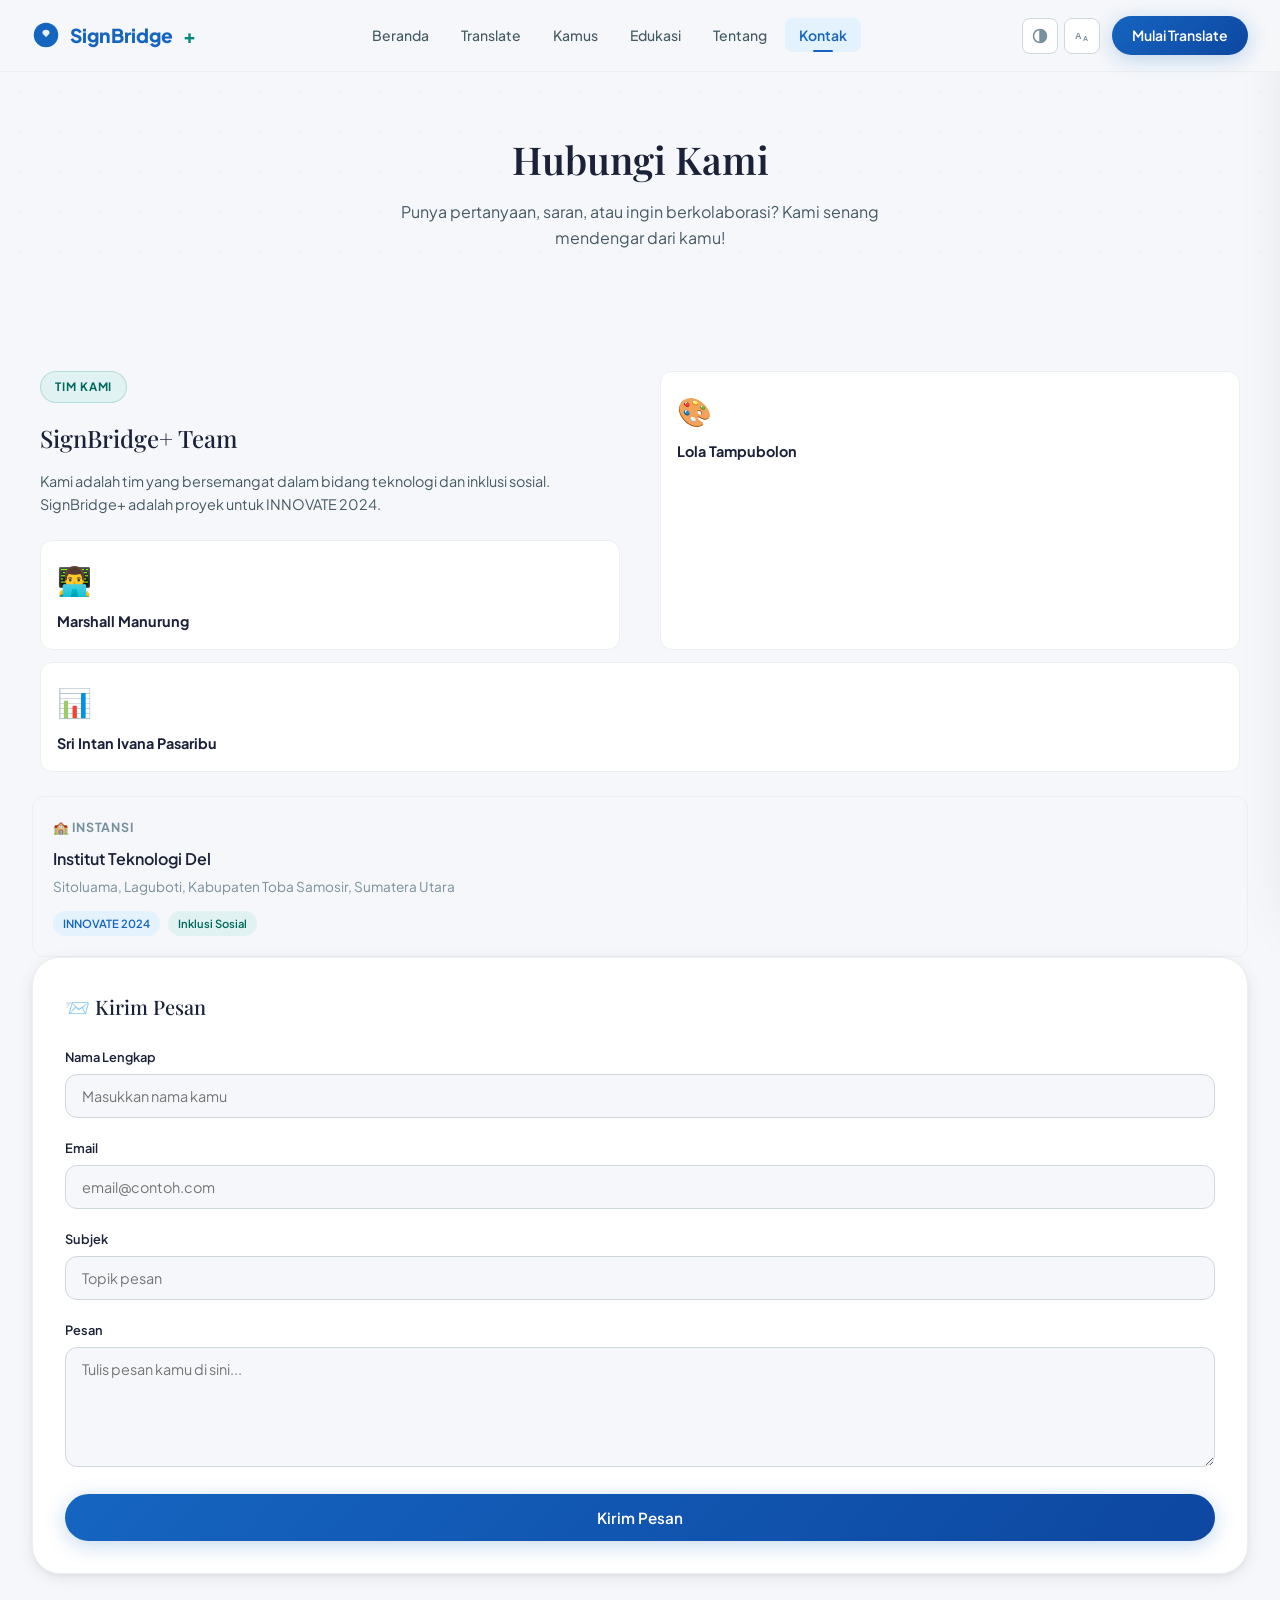
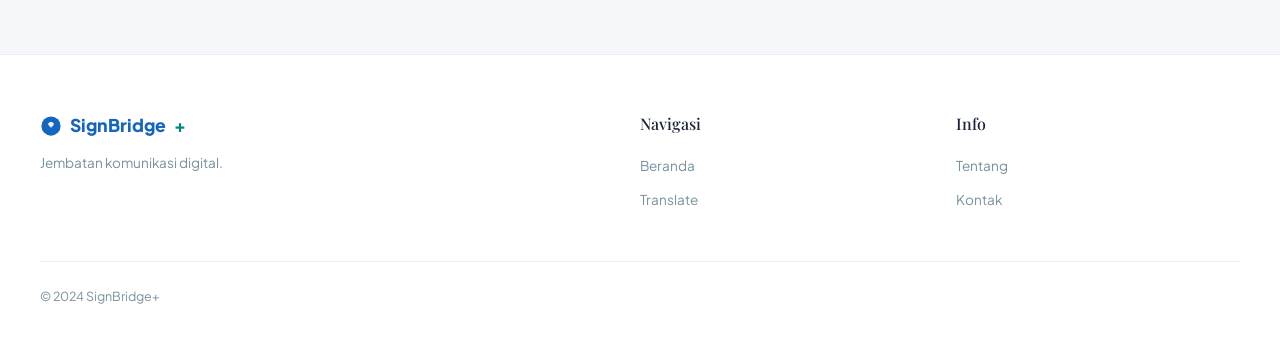
<file: contact.html>
<!doctype html>
<html lang="id">
  <head>
    <meta charset="UTF-8" />
    <meta name="viewport" content="width=device-width, initial-scale=1.0" />
    <title>Kontak — SignBridge+</title>
    <link rel="stylesheet" href="css/style.css" />
    <link rel="stylesheet" href="css/Home.css" />
    <link rel="stylesheet" href="css/pages.css" />
    <link
      rel="icon"
      href="data:image/svg+xml,<svg xmlns='http://www.w3.org/2000/svg' viewBox='0 0 100 100'><text y='.9em' font-size='90'>🤟</text></svg>"
    />
  </head>
  <body data-page="contact">
    <a href="#main-content" class="skip-link">Langsung ke konten utama</a>
    <nav class="navbar" role="navigation" aria-label="Menu utama">
      <a href="index.html" class="nav-brand"
        ><svg width="28" height="28" viewBox="0 0 32 32" fill="none">
          <circle cx="16" cy="16" r="14" fill="url(#bg6)" />
          <path
            d="M16 10c-2 0-3.5 1-4 2.5-.3.8 0 1.7.5 2.3l3 3.2c.3.3.7.3 1 0l3-3.2c.5-.6.8-1.5.5-2.3-.5-1.5-2-2.5-4-2.5z"
            fill="white"
            opacity="0.9"
          />
          <defs>
            <linearGradient id="bg6" x1="0" y1="0" x2="32" y2="32">
              <stop stop-color="#1565C0" />
              <stop offset="1" stop-color="#00897B" />
            </linearGradient>
          </defs></svg
        >SignBridge<span class="brand-plus">+</span></a
      >
      <ul class="nav-menu" role="list">
        <li><a href="index.html" class="nav-link">Beranda</a></li>
        <li><a href="translate.html" class="nav-link">Translate</a></li>
        <li><a href="kamus.html" class="nav-link">Kamus</a></li>
        <li><a href="edukasi.html" class="nav-link">Edukasi</a></li>
        <li><a href="about.html" class="nav-link">Tentang</a></li>
        <li>
          <a href="contact.html" class="nav-link active" aria-current="page"
            >Kontak</a
          >
        </li>
      </ul>
      <div class="nav-actions">
        <div class="accessibility-bar" role="group" aria-label="Aksesibilitas">
          <button
            class="acc-btn"
            id="btn-contrast"
            title="Kontras Tinggi"
            aria-label="Toggle kontras tinggi"
          >
            <svg width="16" height="16" viewBox="0 0 16 16" fill="none">
              <circle
                cx="8"
                cy="8"
                r="6.5"
                stroke="currentColor"
                stroke-width="1.5"
              />
              <path d="M8 1.5v13" stroke="currentColor" stroke-width="1.5" />
              <path d="M8 1.5a6.5 6.5 0 0 1 0 13z" fill="currentColor" />
            </svg></button
          ><button
            class="acc-btn"
            id="btn-large-text"
            title="Perbesar Teks"
            aria-label="Toggle ukuran teks besar"
          >
            <svg width="16" height="16" viewBox="0 0 16 16" fill="none">
              <text
                x="1"
                y="11"
                font-size="9"
                fill="currentColor"
                font-family="sans-serif"
                font-weight="700"
              >
                A
              </text>
              <text
                x="9"
                y="13"
                font-size="7"
                fill="currentColor"
                font-family="sans-serif"
                font-weight="700"
              >
                A
              </text>
            </svg>
          </button>
        </div>
        <a href="translate.html" class="btn-nav-cta">Mulai Translate</a>
      </div>
      <button class="hamburger" aria-label="Buka menu" aria-expanded="false">
        <span></span><span></span><span></span>
      </button>
    </nav>
    <div class="mobile-nav-overlay" aria-hidden="true"></div>
    <div class="mobile-menu">
      <a href="index.html" class="nav-link">Beranda</a
      ><a href="translate.html" class="nav-link">Translate</a
      ><a href="kamus.html" class="nav-link">Kamus</a
      ><a href="edukasi.html" class="nav-link">Edukasi</a
      ><a href="about.html" class="nav-link">Tentang</a
      ><a href="contact.html" class="nav-link active">Kontak</a>
    </div>

    <main id="main-content">
      <header class="page-hero">
        <div class="hero-bg" aria-hidden="true">
          <div class="hero-dots"></div>
        </div>
        <h1>Hubungi Kami</h1>
        <p>
          Punya pertanyaan, saran, atau ingin berkolaborasi? Kami senang
          mendengar dari kamu!
        </p>
      </header>

      <section class="contact-section">
        <div class="contact-container">
          <div class="contact-grid">
            <div class="contact-info reveal">
              <span class="section-tag">Tim Kami</span>
              <h2>SignBridge+ Team</h2>
              <p>
                Kami adalah tim yang bersemangat dalam bidang teknologi dan
                inklusi sosial. SignBridge+ adalah proyek untuk INNOVATE 2024.
              </p>
              <div class="team-card">
                <div class="team-avatar" aria-hidden="true">👨‍💻</div>
                <div class="team-name">Marshall Manurung</div>
                
                </div>
              </div>
              <div class="team-card">
                <div class="team-avatar" aria-hidden="true">🎨</div>
                <div class="team-name">Lola Tampubolon</div>
               
                </div>
              </div>
              <div class="team-card">
                <div class="team-avatar" aria-hidden="true">📊</div>
                <div class="team-name">Sri Intan Ivana Pasaribu</div>
                
                
                </div>
              </div>

              <div
                style="
                  background: var(--bg);
                  border-radius: var(--radius);
                  padding: 1.25rem;
                  border: 1px solid var(--border-light);
                  margin-top: 1.5rem;
                "
              >
                <h4
                  style="
                    font-size: 0.78rem;
                    color: var(--text-muted);
                    font-weight: 700;
                    text-transform: uppercase;
                    letter-spacing: 0.06em;
                    margin-bottom: 0.5rem;
                    font-family: var(--font-body);
                  "
                >
                  🏫 Instansi
                </h4>
                <p
                  style="
                    font-weight: 600;
                    color: var(--text);
                    margin-bottom: 0.25rem;
                  "
                >
                  Institut Teknologi Del
                </p>
                <p style="font-size: 0.85rem; color: var(--text-muted)">
                  Sitoluama, Laguboti, Kabupaten Toba Samosir, Sumatera Utara
                </p>
                <div
                  style="
                    margin-top: 0.75rem;
                    display: flex;
                    gap: 0.5rem;
                    flex-wrap: wrap;
                  "
                >
                  <span
                    style="
                      background: var(--primary-light);
                      color: var(--primary);
                      padding: 0.2rem 0.625rem;
                      border-radius: 999px;
                      font-size: 0.7rem;
                      font-weight: 600;
                    "
                    >INNOVATE 2024</span
                  >
                  <span
                    style="
                      background: var(--accent-light);
                      color: var(--accent-dark);
                      padding: 0.2rem 0.625rem;
                      border-radius: 999px;
                      font-size: 0.7rem;
                      font-weight: 600;
                    "
                    >Inklusi Sosial</span
                  >
                </div>
              </div>
            </div>

            <div class="reveal reveal-delay-1">
              <div class="contact-form-card">
                <h3>📨 Kirim Pesan</h3>
                <form id="contact-form" novalidate aria-label="Form kontak">
                  <div class="form-group">
                    <label class="form-label" for="field-name"
                      >Nama Lengkap</label
                    ><input
                      type="text"
                      id="field-name"
                      class="form-input"
                      placeholder="Masukkan nama kamu"
                      required
                      aria-required="true"
                    />
                  </div>
                  <div class="form-group">
                    <label class="form-label" for="field-email">Email</label
                    ><input
                      type="email"
                      id="field-email"
                      class="form-input"
                      placeholder="email@contoh.com"
                      required
                      aria-required="true"
                    />
                  </div>
                  <div class="form-group">
                    <label class="form-label" for="field-subject">Subjek</label
                    ><input
                      type="text"
                      id="field-subject"
                      class="form-input"
                      placeholder="Topik pesan"
                    />
                  </div>
                  <div class="form-group">
                    <label class="form-label" for="field-message">Pesan</label
                    ><textarea
                      id="field-message"
                      class="form-textarea"
                      placeholder="Tulis pesan kamu di sini..."
                      required
                      aria-required="true"
                    ></textarea>
                  </div>
                  <button
                    type="submit"
                    class="sb-btn-primary"
                    style="width: 100%; justify-content: center"
                  >
                    Kirim Pesan
                  </button>
                </form>
              </div>
            </div>
          </div>
        </div>
      </section>
    </main>

    <footer role="contentinfo">
      <div class="footer-container">
        <div class="footer-top">
          <div>
            <div class="footer-brand">
              <svg width="22" height="22" viewBox="0 0 32 32" fill="none">
                <circle cx="16" cy="16" r="14" fill="url(#fg6)" />
                <path
                  d="M16 10c-2 0-3.5 1-4 2.5-.3.8 0 1.7.5 2.3l3 3.2c.3.3.7.3 1 0l3-3.2c.5-.6.8-1.5.5-2.3-.5-1.5-2-2.5-4-2.5z"
                  fill="white"
                  opacity="0.9"
                />
                <defs>
                  <linearGradient id="fg6" x1="0" y1="0" x2="32" y2="32">
                    <stop stop-color="#1565C0" />
                    <stop offset="1" stop-color="#00897B" />
                  </linearGradient>
                </defs></svg
              >SignBridge<span style="color: var(--accent)">+</span>
            </div>
            <p class="footer-desc">Jembatan komunikasi digital.</p>
          </div>
          <div>
            <h4>Navigasi</h4>
            <ul>
              <li><a href="index.html">Beranda</a></li>
              <li><a href="translate.html">Translate</a></li>
            </ul>
          </div>
          <div>
            <h4>Info</h4>
            <ul>
              <li><a href="about.html">Tentang</a></li>
              <li><a href="contact.html">Kontak</a></li>
            </ul>
          </div>
        </div>
        <div class="footer-bottom"><span>© 2024 SignBridge+</span></div>
      </div>
    </footer>
    <script src="js/script.js"></script>
  </body>
</html>
</file>
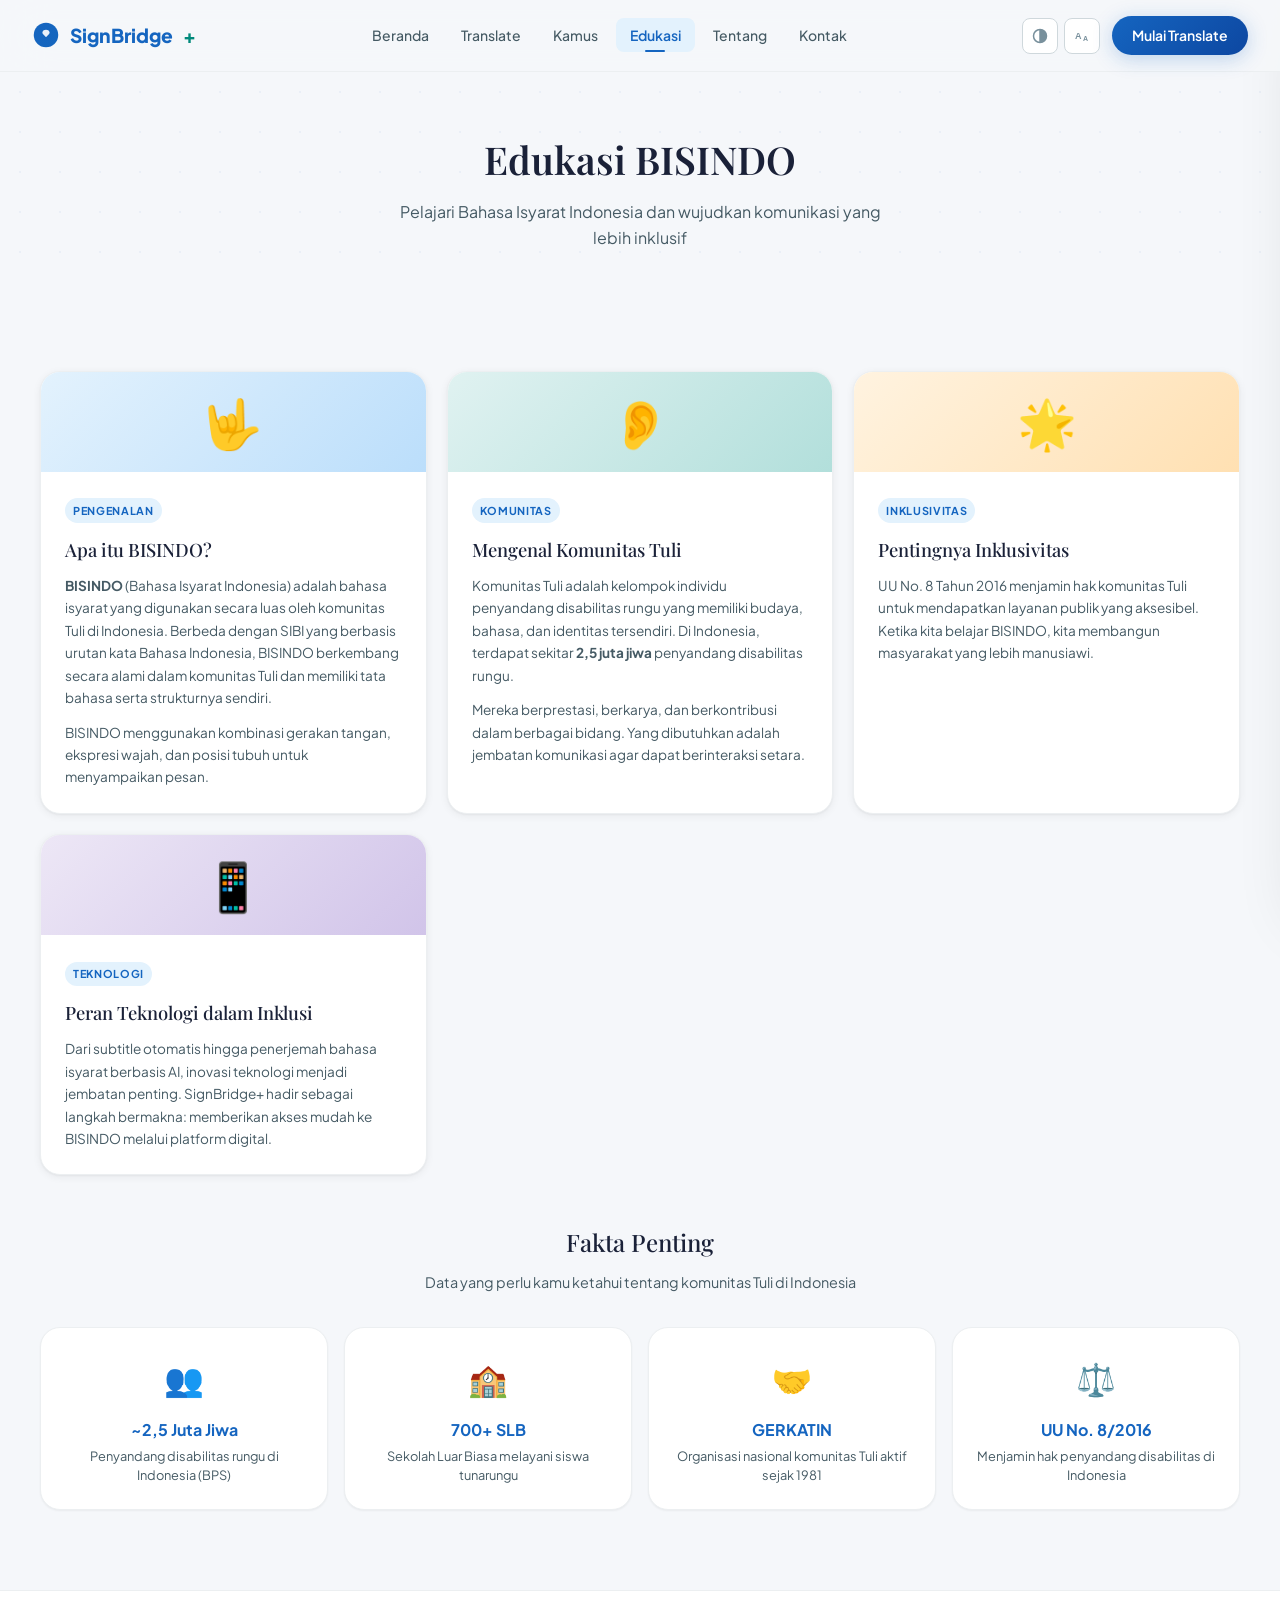
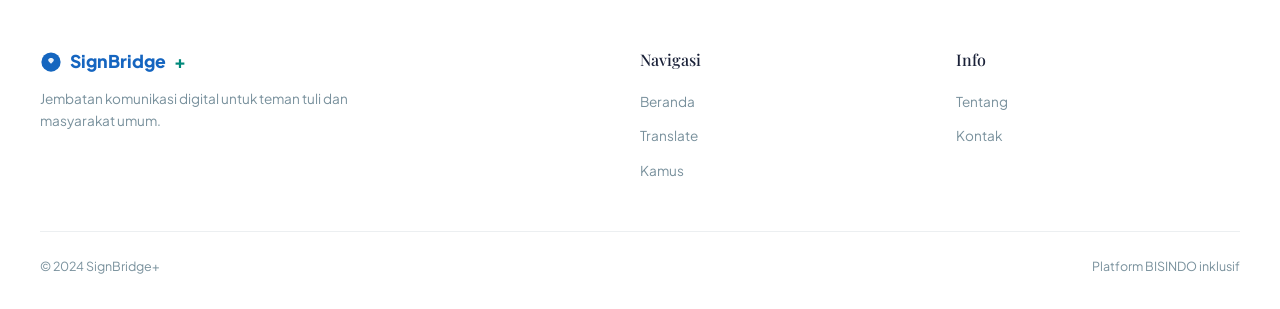
<file: edukasi.html>
<!doctype html>
<html lang="id">
  <head>
    <meta charset="UTF-8" />
    <meta name="viewport" content="width=device-width, initial-scale=1.0" />
    <title>Edukasi BISINDO — SignBridge+</title>
    <link rel="stylesheet" href="css/style.css" />
    <link rel="stylesheet" href="css/Home.css" />
    <link rel="stylesheet" href="css/pages.css" />
    <link
      rel="icon"
      href="data:image/svg+xml,<svg xmlns='http://www.w3.org/2000/svg' viewBox='0 0 100 100'><text y='.9em' font-size='90'>🤟</text></svg>"
    />
    <link rel="icon" href="favicon.ico" type="image/x-icon" />
  </head>
  <body data-page="edukasi">
    <a href="#main-content" class="skip-link">Langsung ke konten utama</a>
    <nav class="navbar" role="navigation" aria-label="Menu utama">
      <a href="index.html" class="nav-brand"
        ><svg width="28" height="28" viewBox="0 0 32 32" fill="none">
          <circle cx="16" cy="16" r="14" fill="url(#bg4)" />
          <path
            d="M16 10c-2 0-3.5 1-4 2.5-.3.8 0 1.7.5 2.3l3 3.2c.3.3.7.3 1 0l3-3.2c.5-.6.8-1.5.5-2.3-.5-1.5-2-2.5-4-2.5z"
            fill="white"
            opacity="0.9"
          />
          <defs>
            <linearGradient id="bg4" x1="0" y1="0" x2="32" y2="32">
              <stop stop-color="#1565C0" />
              <stop offset="1" stop-color="#00897B" />
            </linearGradient>
          </defs></svg
        >SignBridge<span class="brand-plus">+</span></a
      >
      <ul class="nav-menu" role="list">
        <li><a href="index.html" class="nav-link">Beranda</a></li>
        <li><a href="translate.html" class="nav-link">Translate</a></li>
        <li><a href="kamus.html" class="nav-link">Kamus</a></li>
        <li>
          <a href="edukasi.html" class="nav-link active" aria-current="page"
            >Edukasi</a
          >
        </li>
        <li><a href="about.html" class="nav-link">Tentang</a></li>
        <li><a href="contact.html" class="nav-link">Kontak</a></li>
      </ul>
      <div class="nav-actions">
        <div class="accessibility-bar" role="group" aria-label="Aksesibilitas">
          <button
            class="acc-btn"
            id="btn-contrast"
            title="Kontras Tinggi"
            aria-label="Toggle kontras tinggi"
          >
            <svg width="16" height="16" viewBox="0 0 16 16" fill="none">
              <circle
                cx="8"
                cy="8"
                r="6.5"
                stroke="currentColor"
                stroke-width="1.5"
              />
              <path d="M8 1.5v13" stroke="currentColor" stroke-width="1.5" />
              <path d="M8 1.5a6.5 6.5 0 0 1 0 13z" fill="currentColor" />
            </svg></button
          ><button
            class="acc-btn"
            id="btn-large-text"
            title="Perbesar Teks"
            aria-label="Toggle ukuran teks besar"
          >
            <svg width="16" height="16" viewBox="0 0 16 16" fill="none">
              <text
                x="1"
                y="11"
                font-size="9"
                fill="currentColor"
                font-family="sans-serif"
                font-weight="700"
              >
                A
              </text>
              <text
                x="9"
                y="13"
                font-size="7"
                fill="currentColor"
                font-family="sans-serif"
                font-weight="700"
              >
                A
              </text>
            </svg>
          </button>
        </div>
        <a href="translate.html" class="btn-nav-cta">Mulai Translate</a>
      </div>
      <button class="hamburger" aria-label="Buka menu" aria-expanded="false">
        <span></span><span></span><span></span>
      </button>
    </nav>
    <div class="mobile-nav-overlay" aria-hidden="true"></div>
    <div class="mobile-menu">
      <a href="index.html" class="nav-link">Beranda</a
      ><a href="translate.html" class="nav-link">Translate</a
      ><a href="kamus.html" class="nav-link">Kamus</a
      ><a href="edukasi.html" class="nav-link active">Edukasi</a
      ><a href="about.html" class="nav-link">Tentang</a
      ><a href="contact.html" class="nav-link">Kontak</a>
    </div>

    <main id="main-content">
      <header class="page-hero">
        <div class="hero-bg" aria-hidden="true">
          <div class="hero-dots"></div>
        </div>
        <h1>Edukasi BISINDO</h1>
        <p>
          Pelajari Bahasa Isyarat Indonesia dan wujudkan komunikasi yang lebih
          inklusif
        </p>
      </header>

      <section class="edukasi-section">
        <div class="edukasi-container">
          <div class="edukasi-grid">
            <article class="sb-card edu-card reveal">
              <div class="edu-card-banner blue-banner" aria-hidden="true">
                🤟
              </div>
              <div class="edu-card-body">
                <span class="edu-tag">Pengenalan</span>
                <h3>Apa itu BISINDO?</h3>
                <p>
                  <strong>BISINDO</strong> (Bahasa Isyarat Indonesia) adalah
                  bahasa isyarat yang digunakan secara luas oleh komunitas Tuli
                  di Indonesia. Berbeda dengan SIBI yang berbasis urutan kata
                  Bahasa Indonesia, BISINDO berkembang secara alami dalam
                  komunitas Tuli dan memiliki tata bahasa serta strukturnya
                  sendiri.
                </p>
                <p style="margin-top: 0.75rem">
                  BISINDO menggunakan kombinasi gerakan tangan, ekspresi wajah,
                  dan posisi tubuh untuk menyampaikan pesan.
                </p>
              </div>
            </article>
            <article class="sb-card edu-card reveal reveal-delay-1">
              <div class="edu-card-banner green-banner" aria-hidden="true">
                👂
              </div>
              <div class="edu-card-body">
                <span class="edu-tag">Komunitas</span>
                <h3>Mengenal Komunitas Tuli</h3>
                <p>
                  Komunitas Tuli adalah kelompok individu penyandang disabilitas
                  rungu yang memiliki budaya, bahasa, dan identitas tersendiri.
                  Di Indonesia, terdapat sekitar
                  <strong>2,5 juta jiwa</strong> penyandang disabilitas rungu.
                </p>
                <p style="margin-top: 0.75rem">
                  Mereka berprestasi, berkarya, dan berkontribusi dalam berbagai
                  bidang. Yang dibutuhkan adalah jembatan komunikasi agar dapat
                  berinteraksi setara.
                </p>
              </div>
            </article>
            <article class="sb-card edu-card reveal reveal-delay-2">
              <div class="edu-card-banner orange-banner" aria-hidden="true">
                🌟
              </div>
              <div class="edu-card-body">
                <span class="edu-tag">Inklusivitas</span>
                <h3>Pentingnya Inklusivitas</h3>
                <p>
                  UU No. 8 Tahun 2016 menjamin hak komunitas Tuli untuk
                  mendapatkan layanan publik yang aksesibel. Ketika kita belajar
                  BISINDO, kita membangun masyarakat yang lebih manusiawi.
                </p>
              </div>
            </article>
            <article class="sb-card edu-card reveal reveal-delay-3">
              <div class="edu-card-banner purple-banner" aria-hidden="true">
                📱
              </div>
              <div class="edu-card-body">
                <span class="edu-tag">Teknologi</span>
                <h3>Peran Teknologi dalam Inklusi</h3>
                <p>
                  Dari subtitle otomatis hingga penerjemah bahasa isyarat
                  berbasis AI, inovasi teknologi menjadi jembatan penting.
                  SignBridge+ hadir sebagai langkah bermakna: memberikan akses
                  mudah ke BISINDO melalui platform digital.
                </p>
              </div>
            </article>
          </div>

          <div class="info-section reveal">
            <h2>Fakta Penting</h2>
            <p>
              Data yang perlu kamu ketahui tentang komunitas Tuli di Indonesia
            </p>
            <div class="info-grid">
              <div class="info-item">
                <span class="info-icon" aria-hidden="true">👥</span>
                <h4>~2,5 Juta Jiwa</h4>
                <p>Penyandang disabilitas rungu di Indonesia (BPS)</p>
              </div>
              <div class="info-item">
                <span class="info-icon" aria-hidden="true">🏫</span>
                <h4>700+ SLB</h4>
                <p>Sekolah Luar Biasa melayani siswa tunarungu</p>
              </div>
              <div class="info-item">
                <span class="info-icon" aria-hidden="true">🤝</span>
                <h4>GERKATIN</h4>
                <p>Organisasi nasional komunitas Tuli aktif sejak 1981</p>
              </div>
              <div class="info-item">
                <span class="info-icon" aria-hidden="true">⚖️</span>
                <h4>UU No. 8/2016</h4>
                <p>Menjamin hak penyandang disabilitas di Indonesia</p>
              </div>
            </div>
          </div>
        </div>
      </section>
    </main>

    <footer role="contentinfo">
      <div class="footer-container">
        <div class="footer-top">
          <div>
            <div class="footer-brand">
              <svg width="22" height="22" viewBox="0 0 32 32" fill="none">
                <circle cx="16" cy="16" r="14" fill="url(#fg4)" />
                <path
                  d="M16 10c-2 0-3.5 1-4 2.5-.3.8 0 1.7.5 2.3l3 3.2c.3.3.7.3 1 0l3-3.2c.5-.6.8-1.5.5-2.3-.5-1.5-2-2.5-4-2.5z"
                  fill="white"
                  opacity="0.9"
                />
                <defs>
                  <linearGradient id="fg4" x1="0" y1="0" x2="32" y2="32">
                    <stop stop-color="#1565C0" />
                    <stop offset="1" stop-color="#00897B" />
                  </linearGradient>
                </defs></svg
              >SignBridge<span style="color: var(--accent)">+</span>
            </div>
            <p class="footer-desc">
              Jembatan komunikasi digital untuk teman tuli dan masyarakat umum.
            </p>
          </div>
          <div>
            <h4>Navigasi</h4>
            <ul>
              <li><a href="index.html">Beranda</a></li>
              <li><a href="translate.html">Translate</a></li>
              <li><a href="kamus.html">Kamus</a></li>
            </ul>
          </div>
          <div>
            <h4>Info</h4>
            <ul>
              <li><a href="about.html">Tentang</a></li>
              <li><a href="contact.html">Kontak</a></li>
            </ul>
          </div>
        </div>
        <div class="footer-bottom">
          <span>© 2024 SignBridge+</span><span>Platform BISINDO inklusif</span>
        </div>
      </div>
    </footer>
    <script src="js/script.js"></script>
  </body>
</html>
</file>
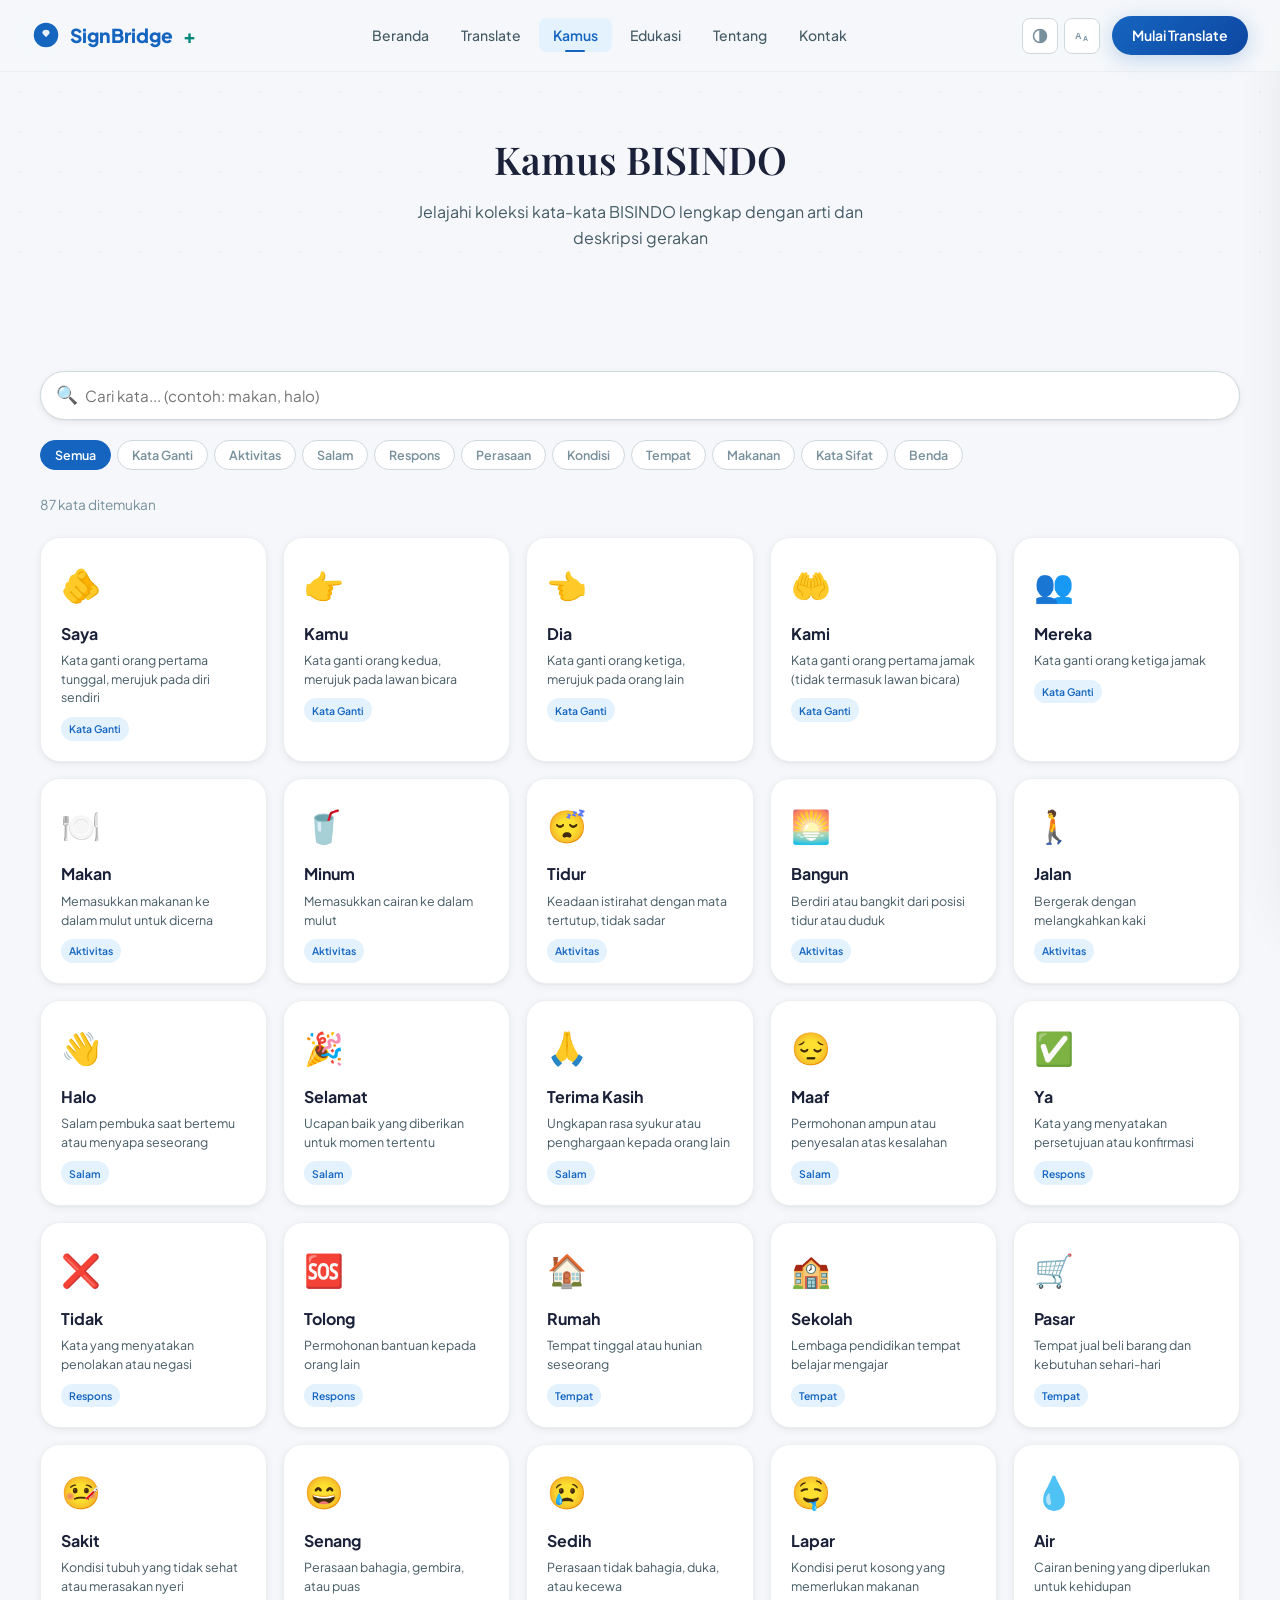
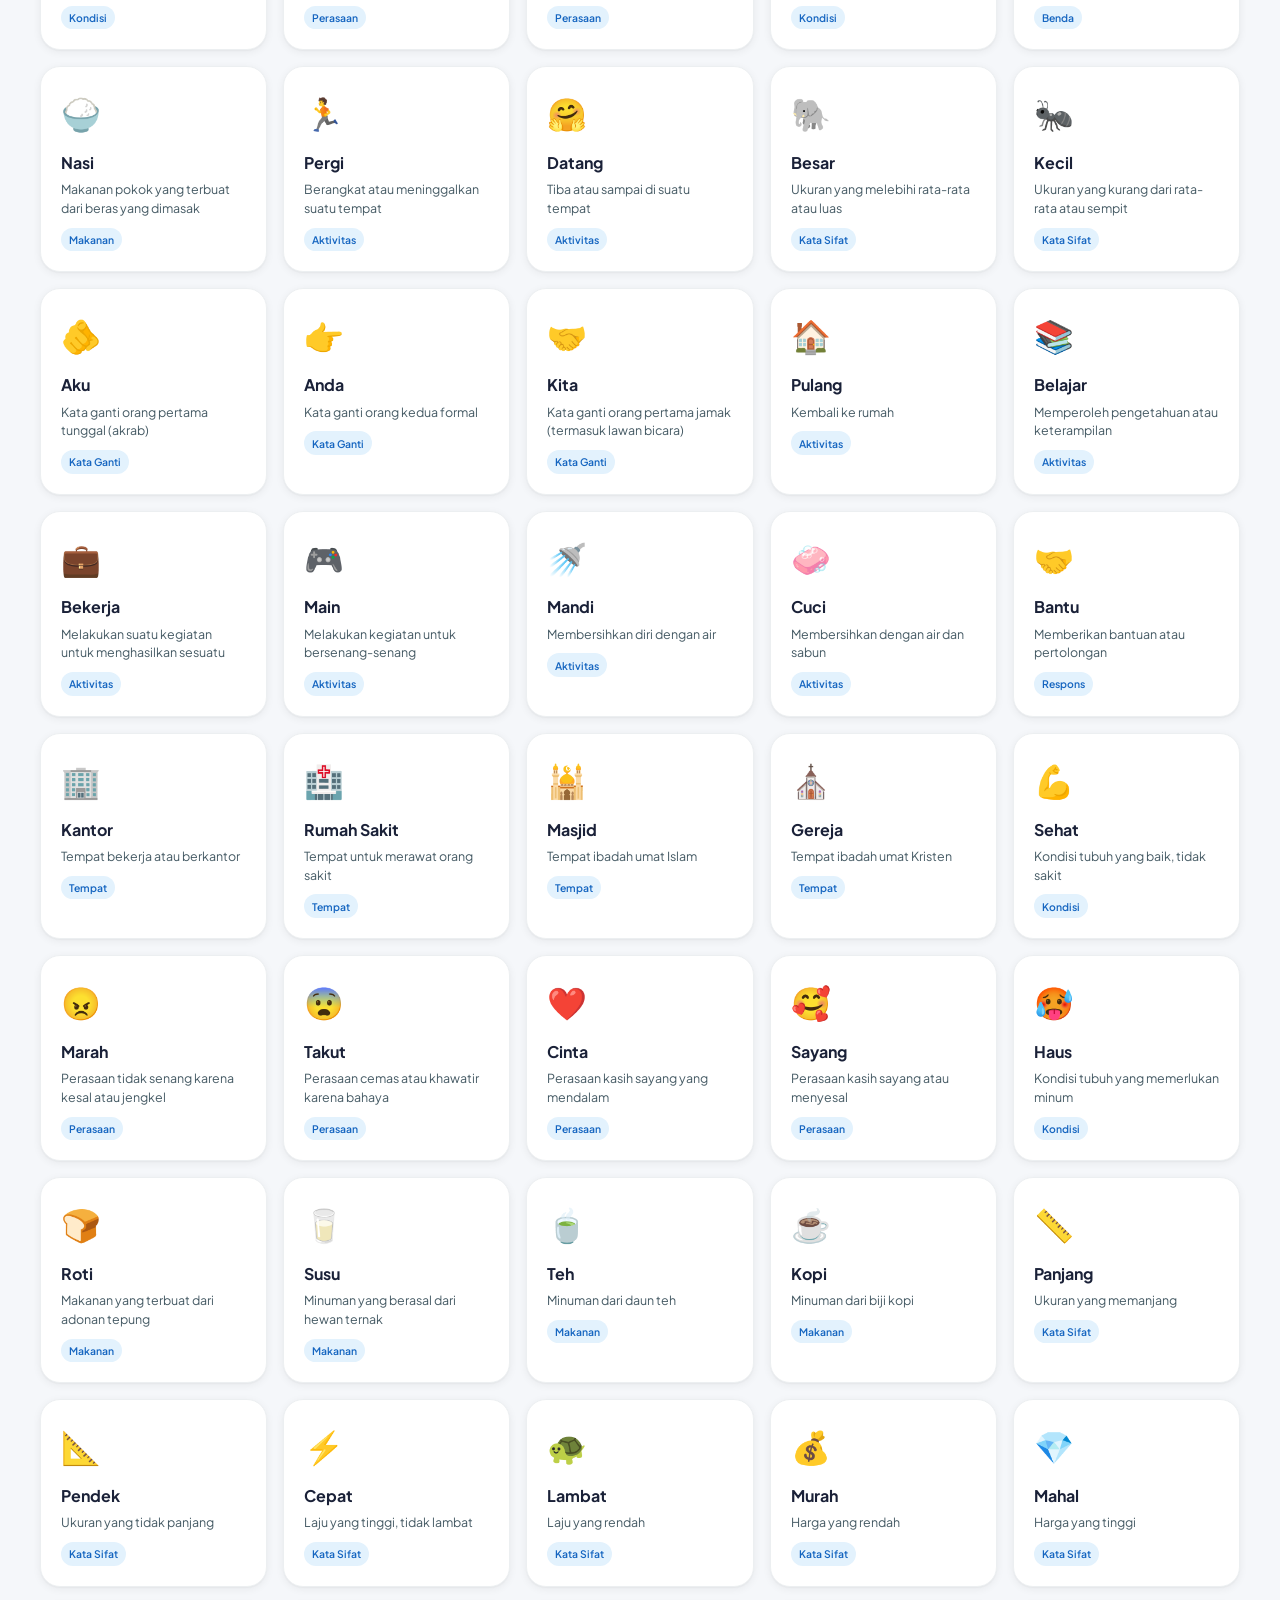
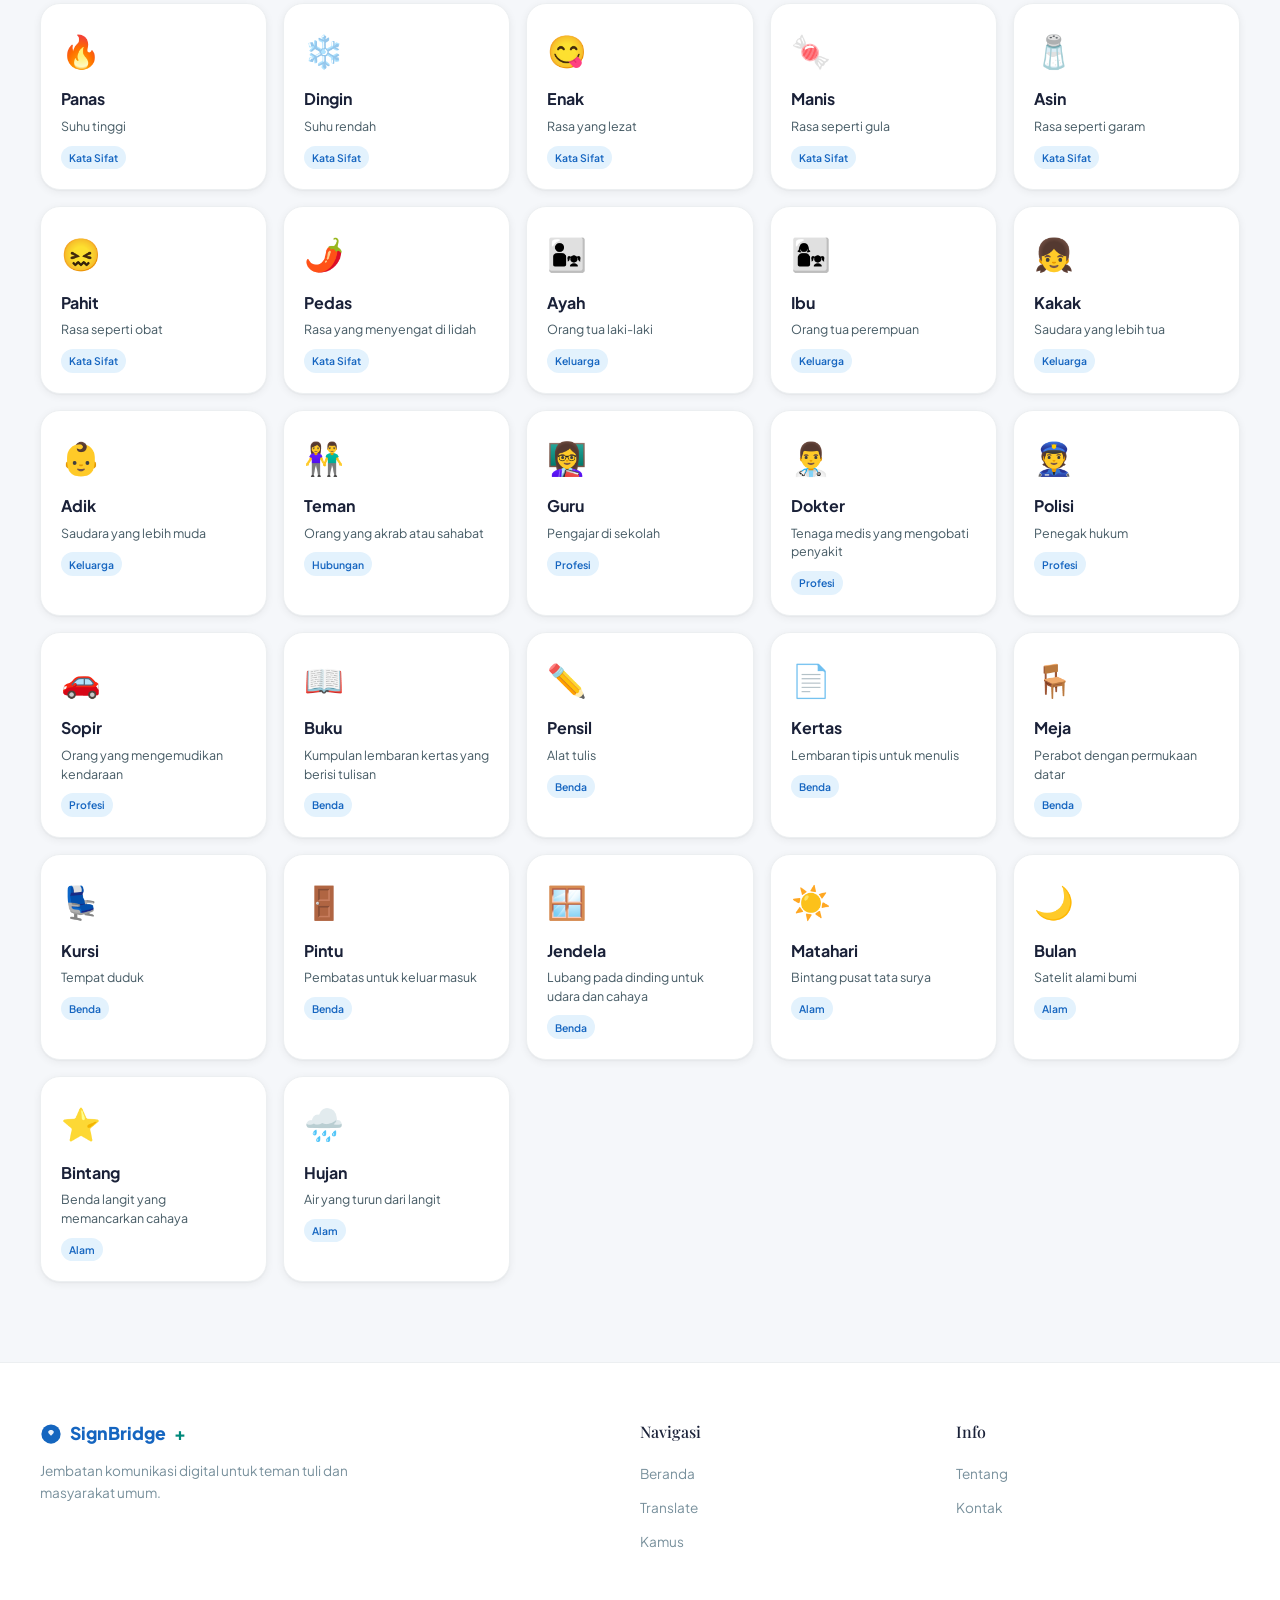
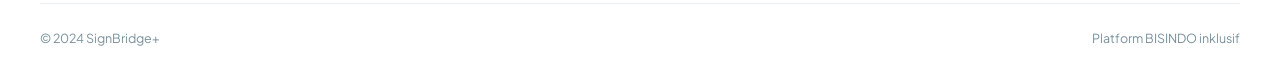
<file: kamus.html>
<!doctype html>
<html lang="id">
  <head>
    <meta charset="UTF-8" />
    <meta name="viewport" content="width=device-width, initial-scale=1.0" />
    <title>Kamus BISINDO — SignBridge+</title>
    <link rel="stylesheet" href="css/style.css" />
    <link rel="stylesheet" href="css/Home.css" />
    <link rel="stylesheet" href="css/pages.css" />
    <link
      rel="icon"
      href="data:image/svg+xml,<svg xmlns='http://www.w3.org/2000/svg' viewBox='0 0 100 100'><text y='.9em' font-size='90'>🤟</text></svg>"
    />
    <link rel="icon" href="favicon.ico" type="image/x-icon" />
  </head>
  <body data-page="kamus">
    <a href="#main-content" class="skip-link">Langsung ke konten utama</a>
    <nav class="navbar" role="navigation" aria-label="Menu utama">
      <a href="index.html" class="nav-brand"
        ><svg width="28" height="28" viewBox="0 0 32 32" fill="none">
          <circle cx="16" cy="16" r="14" fill="url(#bg3)" />
          <path
            d="M16 10c-2 0-3.5 1-4 2.5-.3.8 0 1.7.5 2.3l3 3.2c.3.3.7.3 1 0l3-3.2c.5-.6.8-1.5.5-2.3-.5-1.5-2-2.5-4-2.5z"
            fill="white"
            opacity="0.9"
          />
          <defs>
            <linearGradient id="bg3" x1="0" y1="0" x2="32" y2="32">
              <stop stop-color="#1565C0" />
              <stop offset="1" stop-color="#00897B" />
            </linearGradient>
          </defs></svg
        >SignBridge<span class="brand-plus">+</span></a
      >
      <ul class="nav-menu" role="list">
        <li><a href="index.html" class="nav-link">Beranda</a></li>
        <li><a href="translate.html" class="nav-link">Translate</a></li>
        <li>
          <a href="kamus.html" class="nav-link active" aria-current="page"
            >Kamus</a
          >
        </li>
        <li><a href="edukasi.html" class="nav-link">Edukasi</a></li>
        <li><a href="about.html" class="nav-link">Tentang</a></li>
        <li><a href="contact.html" class="nav-link">Kontak</a></li>
      </ul>
      <div class="nav-actions">
        <div class="accessibility-bar" role="group" aria-label="Aksesibilitas">
          <button
            class="acc-btn"
            id="btn-contrast"
            title="Kontras Tinggi"
            aria-label="Toggle kontras tinggi"
          >
            <svg width="16" height="16" viewBox="0 0 16 16" fill="none">
              <circle
                cx="8"
                cy="8"
                r="6.5"
                stroke="currentColor"
                stroke-width="1.5"
              />
              <path d="M8 1.5v13" stroke="currentColor" stroke-width="1.5" />
              <path d="M8 1.5a6.5 6.5 0 0 1 0 13z" fill="currentColor" />
            </svg></button
          ><button
            class="acc-btn"
            id="btn-large-text"
            title="Perbesar Teks"
            aria-label="Toggle ukuran teks besar"
          >
            <svg width="16" height="16" viewBox="0 0 16 16" fill="none">
              <text
                x="1"
                y="11"
                font-size="9"
                fill="currentColor"
                font-family="sans-serif"
                font-weight="700"
              >
                A
              </text>
              <text
                x="9"
                y="13"
                font-size="7"
                fill="currentColor"
                font-family="sans-serif"
                font-weight="700"
              >
                A
              </text>
            </svg>
          </button>
        </div>
        <a href="translate.html" class="btn-nav-cta">Mulai Translate</a>
      </div>
      <button class="hamburger" aria-label="Buka menu" aria-expanded="false">
        <span></span><span></span><span></span>
      </button>
    </nav>
    <div class="mobile-nav-overlay" aria-hidden="true"></div>
    <div class="mobile-menu">
      <a href="index.html" class="nav-link">Beranda</a
      ><a href="translate.html" class="nav-link">Translate</a
      ><a href="kamus.html" class="nav-link active">Kamus</a
      ><a href="edukasi.html" class="nav-link">Edukasi</a
      ><a href="about.html" class="nav-link">Tentang</a
      ><a href="contact.html" class="nav-link">Kontak</a>
    </div>

    <main id="main-content">
      <header class="page-hero">
        <div class="hero-bg" aria-hidden="true">
          <div class="hero-dots"></div>
        </div>
        <h1>Kamus BISINDO</h1>
        <p>
          Jelajahi koleksi kata-kata BISINDO lengkap dengan arti dan deskripsi
          gerakan
        </p>
      </header>

      <section class="kamus-section" aria-labelledby="kamus-heading">
        <div class="kamus-container">
          <div class="search-bar-wrapper" role="search">
            <span class="search-icon" aria-hidden="true">🔍</span>
            <input
              type="search"
              id="search-kamus"
              class="search-input"
              placeholder="Cari kata... (contoh: makan, halo)"
              aria-label="Cari kata dalam kamus BISINDO"
              autocomplete="off"
            />
          </div>
          <div
            class="kamus-filter-tabs"
            role="group"
            aria-label="Filter kategori"
          >
            <button class="filter-tab active" data-category="semua">
              Semua
            </button>
            <button class="filter-tab" data-category="Kata Ganti">
              Kata Ganti
            </button>
            <button class="filter-tab" data-category="Aktivitas">
              Aktivitas
            </button>
            <button class="filter-tab" data-category="Salam">Salam</button>
            <button class="filter-tab" data-category="Respons">Respons</button>
            <button class="filter-tab" data-category="Perasaan">
              Perasaan
            </button>
            <button class="filter-tab" data-category="Kondisi">Kondisi</button>
            <button class="filter-tab" data-category="Tempat">Tempat</button>
            <button class="filter-tab" data-category="Makanan">Makanan</button>
            <button class="filter-tab" data-category="Kata Sifat">
              Kata Sifat
            </button>
            <button class="filter-tab" data-category="Benda">Benda</button>
          </div>
          <div
            id="results-count"
            class="results-count"
            aria-live="polite"
          ></div>
          <div
            class="kamus-grid"
            id="kamus-grid"
            role="list"
            aria-label="Daftar kata BISINDO"
          ></div>
        </div>
      </section>
    </main>

    <!-- Kamus Detail Modal -->
    <div
      class="kamus-modal-overlay"
      id="kamus-modal"
      role="dialog"
      aria-modal="true"
      aria-labelledby="modal-word"
      aria-hidden="true"
    >
      <div class="kamus-modal">
        <div
          style="
            display: flex;
            justify-content: space-between;
            align-items: flex-start;
            margin-bottom: 1.25rem;
          "
        >
          <div>
            <div
              id="modal-category-label"
              style="
                font-size: 0.68rem;
                font-weight: 700;
                text-transform: uppercase;
                letter-spacing: 0.08em;
                color: var(--text-muted);
                margin-bottom: 0.25rem;
              "
            ></div>
            <h2
              id="modal-word"
              style="
                font-family: var(--font-display);
                font-size: 1.5rem;
                color: var(--text);
                text-transform: capitalize;
              "
            ></h2>
          </div>
          <button
            id="modal-close"
            style="
              width: 32px;
              height: 32px;
              border-radius: 8px;
              display: flex;
              align-items: center;
              justify-content: center;
              color: var(--text-muted);
              font-size: 1.1rem;
              cursor: pointer;
            "
            aria-label="Tutup modal"
          >
            ✕
          </button>
        </div>
        <div
          id="modal-emoji"
          style="font-size: 3.5rem; text-align: center; margin-bottom: 1.25rem"
          aria-hidden="true"
        ></div>
        <div style="margin-bottom: 1rem">
          <div
            style="
              font-size: 0.68rem;
              font-weight: 700;
              text-transform: uppercase;
              letter-spacing: 0.06em;
              color: var(--text-muted);
              margin-bottom: 0.25rem;
            "
          >
            Arti
          </div>
          <p id="modal-arti" style="font-size: 0.9rem; color: var(--text)"></p>
        </div>
        <div style="margin-bottom: 1rem">
          <div
            style="
              font-size: 0.68rem;
              font-weight: 700;
              text-transform: uppercase;
              letter-spacing: 0.06em;
              color: var(--text-muted);
              margin-bottom: 0.25rem;
            "
          >
            Contoh Kalimat
          </div>
          <p
            id="modal-contoh"
            style="
              font-size: 0.85rem;
              color: var(--text);
              font-style: italic;
              background: var(--bg);
              padding: 0.625rem 0.875rem;
              border-radius: 8px;
              border-left: 3px solid var(--primary);
            "
          ></p>
        </div>
        <div style="margin-bottom: 1rem">
          <div
            style="
              font-size: 0.68rem;
              font-weight: 700;
              text-transform: uppercase;
              letter-spacing: 0.06em;
              color: var(--text-muted);
              margin-bottom: 0.25rem;
            "
          >
            Deskripsi Gerakan
          </div>
          <p
            id="modal-gerakan"
            style="
              font-size: 0.85rem;
              color: var(--text-secondary);
              line-height: 1.5;
            "
          ></p>
        </div>
        <div
          style="
            display: flex;
            align-items: center;
            gap: 0.5rem;
            margin-top: 1.25rem;
          "
        >
          <span
            id="modal-category"
            style="
              font-size: 0.68rem;
              font-weight: 700;
              padding: 0.25rem 0.625rem;
              border-radius: 999px;
              background: var(--primary-light);
              color: var(--primary);
            "
          ></span>
          <a
            href="translate.html"
            class="sb-btn-primary"
            style="padding: 0.375rem 0.875rem; font-size: 0.75rem"
            >🔄 Translate</a
          >
        </div>
      </div>
    </div>

    <footer role="contentinfo">
      <div class="footer-container">
        <div class="footer-top">
          <div>
            <div class="footer-brand">
              <svg width="22" height="22" viewBox="0 0 32 32" fill="none">
                <circle cx="16" cy="16" r="14" fill="url(#fg3)" />
                <path
                  d="M16 10c-2 0-3.5 1-4 2.5-.3.8 0 1.7.5 2.3l3 3.2c.3.3.7.3 1 0l3-3.2c.5-.6.8-1.5.5-2.3-.5-1.5-2-2.5-4-2.5z"
                  fill="white"
                  opacity="0.9"
                />
                <defs>
                  <linearGradient id="fg3" x1="0" y1="0" x2="32" y2="32">
                    <stop stop-color="#1565C0" />
                    <stop offset="1" stop-color="#00897B" />
                  </linearGradient>
                </defs></svg
              >SignBridge<span style="color: var(--accent)">+</span>
            </div>
            <p class="footer-desc">
              Jembatan komunikasi digital untuk teman tuli dan masyarakat umum.
            </p>
          </div>
          <div>
            <h4>Navigasi</h4>
            <ul>
              <li><a href="index.html">Beranda</a></li>
              <li><a href="translate.html">Translate</a></li>
              <li><a href="kamus.html">Kamus</a></li>
            </ul>
          </div>
          <div>
            <h4>Info</h4>
            <ul>
              <li><a href="about.html">Tentang</a></li>
              <li><a href="contact.html">Kontak</a></li>
            </ul>
          </div>
        </div>
        <div class="footer-bottom">
          <span>© 2024 SignBridge+</span><span>Platform BISINDO inklusif</span>
        </div>
      </div>
    </footer>
    <script src="js/script.js"></script>
  </body>
</html>
</file>
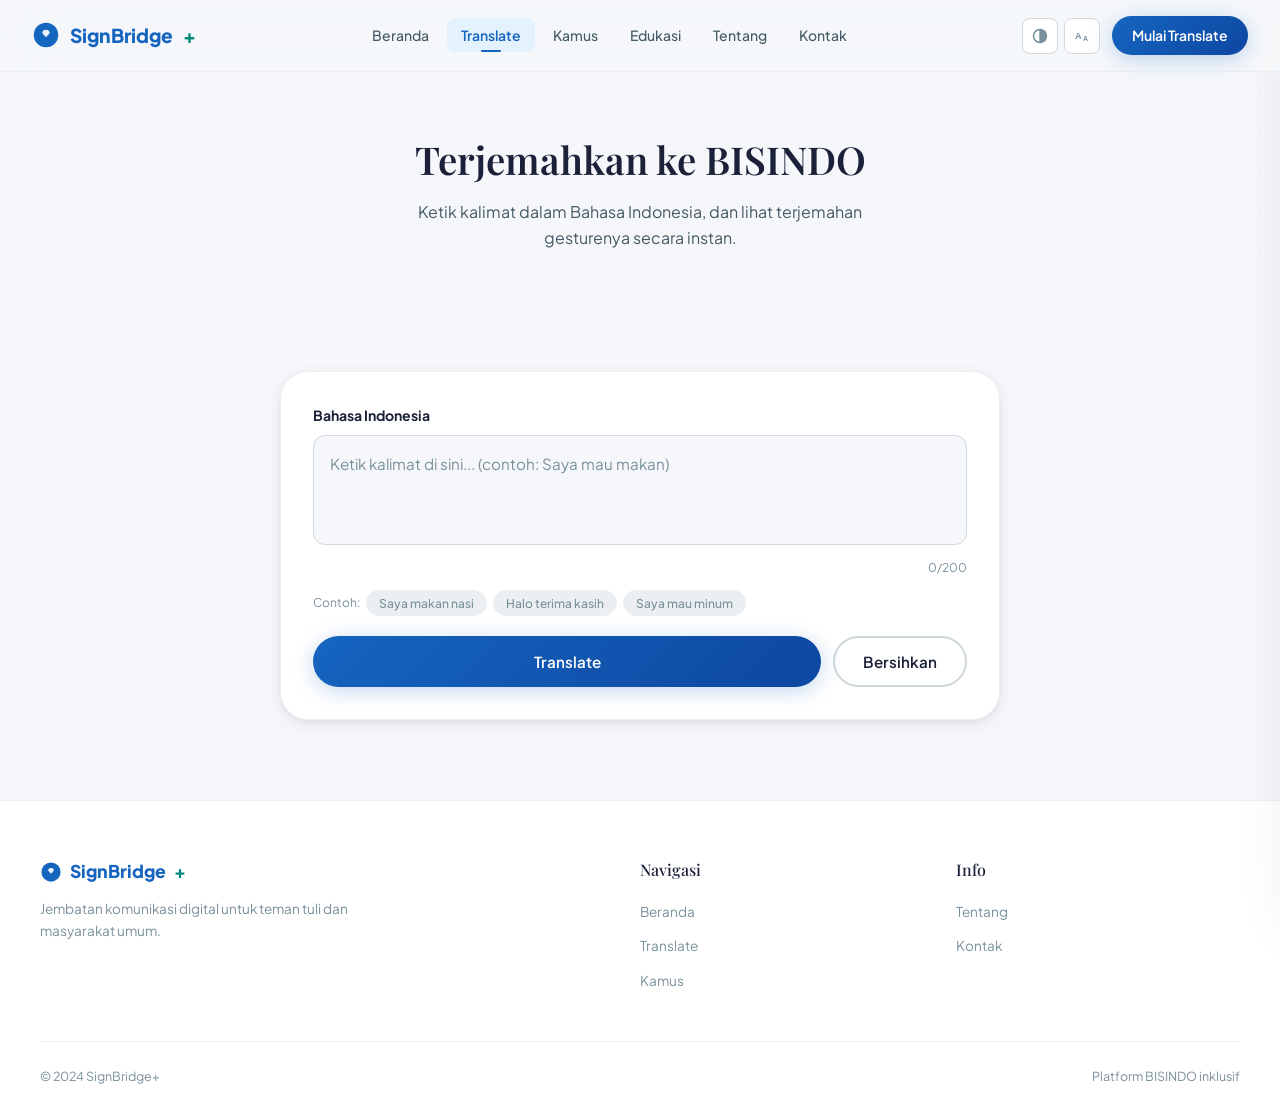
<file: translate.html>
<!doctype html>
<html lang="id">
  <head>
    <meta charset="UTF-8" />
    <meta name="viewport" content="width=device-width, initial-scale=1.0" />
    <title>Translate — SignBridge+</title>
    <meta
      name="description"
      content="Terjemahkan teks Bahasa Indonesia ke gesture BISINDO secara instan."
    />
    <link rel="stylesheet" href="css/style.css" />
    <link rel="stylesheet" href="css/Home.css" />
    <link rel="stylesheet" href="css/pages.css" />
    <link
      rel="icon"
      href="data:image/svg+xml,<svg xmlns='http://www.w3.org/2000/svg' viewBox='0 0 100 100'><text y='.9em' font-size='90'>🤟</text></svg>"
    />
    <link rel="icon" href="favicon.ico" type="image/x-icon" />
  </head>
  <body data-page="translate">
    <a href="#main-content" class="skip-link">Langsung ke konten utama</a>

    <nav class="navbar" role="navigation" aria-label="Menu utama">
      <a href="index.html" class="nav-brand"
        ><svg width="28" height="28" viewBox="0 0 32 32" fill="none">
          <circle cx="16" cy="16" r="14" fill="url(#bg2)" />
          <path
            d="M16 10c-2 0-3.5 1-4 2.5-.3.8 0 1.7.5 2.3l3 3.2c.3.3.7.3 1 0l3-3.2c.5-.6.8-1.5.5-2.3-.5-1.5-2-2.5-4-2.5z"
            fill="white"
            opacity="0.9"
          />
          <defs>
            <linearGradient id="bg2" x1="0" y1="0" x2="32" y2="32">
              <stop stop-color="#1565C0" />
              <stop offset="1" stop-color="#00897B" />
            </linearGradient>
          </defs></svg
        >SignBridge<span class="brand-plus">+</span></a
      >
      <ul class="nav-menu" role="list">
        <li><a href="index.html" class="nav-link">Beranda</a></li>
        <li>
          <a href="translate.html" class="nav-link active" aria-current="page"
            >Translate</a
          >
        </li>
        <li><a href="kamus.html" class="nav-link">Kamus</a></li>
        <li><a href="edukasi.html" class="nav-link">Edukasi</a></li>
        <li><a href="about.html" class="nav-link">Tentang</a></li>
        <li><a href="contact.html" class="nav-link">Kontak</a></li>
      </ul>
      <div class="nav-actions">
        <div class="accessibility-bar" role="group" aria-label="Aksesibilitas">
          <button
            class="acc-btn"
            id="btn-contrast"
            title="Kontras Tinggi"
            aria-label="Toggle kontras tinggi"
          >
            <svg width="16" height="16" viewBox="0 0 16 16" fill="none">
              <circle
                cx="8"
                cy="8"
                r="6.5"
                stroke="currentColor"
                stroke-width="1.5"
              />
              <path d="M8 1.5v13" stroke="currentColor" stroke-width="1.5" />
              <path d="M8 1.5a6.5 6.5 0 0 1 0 13z" fill="currentColor" />
            </svg>
          </button>
          <button
            class="acc-btn"
            id="btn-large-text"
            title="Perbesar Teks"
            aria-label="Toggle ukuran teks besar"
          >
            <svg width="16" height="16" viewBox="0 0 16 16" fill="none">
              <text
                x="1"
                y="11"
                font-size="9"
                fill="currentColor"
                font-family="sans-serif"
                font-weight="700"
              >
                A
              </text>
              <text
                x="9"
                y="13"
                font-size="7"
                fill="currentColor"
                font-family="sans-serif"
                font-weight="700"
              >
                A
              </text>
            </svg>
          </button>
        </div>
        <a href="translate.html" class="btn-nav-cta">Mulai Translate</a>
      </div>
      <button class="hamburger" aria-label="Buka menu" aria-expanded="false">
        <span></span><span></span><span></span>
      </button>
    </nav>
    <div class="mobile-nav-overlay" aria-hidden="true"></div>
    <div class="mobile-menu">
      <a href="index.html" class="nav-link">Beranda</a
      ><a href="translate.html" class="nav-link active">Translate</a
      ><a href="kamus.html" class="nav-link">Kamus</a
      ><a href="edukasi.html" class="nav-link">Edukasi</a
      ><a href="about.html" class="nav-link">Tentang</a
      ><a href="contact.html" class="nav-link">Kontak</a>
    </div>

    <main id="main-content">
      <header class="page-hero">
        <div class="hero-bg" aria-hidden="true">
          <div class="hero-dots"></div>
        </div>
        <h1>Terjemahkan ke BISINDO</h1>
        <p>
          Ketik kalimat dalam Bahasa Indonesia, dan lihat terjemahan gesturenya
          secara instan.
        </p>
      </header>

      <section class="translate-section">
        <div class="translate-container">
          <div class="translate-card">
            <label for="input-text">Bahasa Indonesia</label>
            <textarea
              id="input-text"
              class="translate-textarea"
              placeholder="Ketik kalimat di sini... (contoh: Saya mau makan)"
              maxlength="200"
              aria-describedby="char-count"
            ></textarea>
            <div class="char-count" id="char-count">0/200</div>

            <!-- Auto suggestions -->
            <div id="suggestions"></div>

            <!-- Examples -->
            <div class="example-row">
              <span class="suggestion-label">Contoh:</span>
              <button class="example-chip" data-text="Saya makan nasi">
                Saya makan nasi
              </button>
              <button class="example-chip" data-text="Halo terima kasih">
                Halo terima kasih
              </button>
              <button class="example-chip" data-text="Saya mau minum">
                Saya mau minum
              </button>
            </div>

            <div class="translate-actions">
              <button id="btn-translate" class="sb-btn-primary">
                Translate
              </button>
              <button id="btn-clear" class="sb-btn-secondary">Bersihkan</button>
            </div>
          </div>

          <!-- Results -->
          <div id="result-section" class="result-section">
            <h3 class="result-title">Hasil Terjemahan BISINDO</h3>
            <div id="gesture-grid" class="gesture-grid"></div>
          </div>
        </div>
      </section>
    </main>

    <!-- Video Modal -->
    <div
      class="video-overlay"
      id="video-overlay"
      role="dialog"
      aria-modal="true"
    >
      <div class="video-modal">
        <div class="video-header">
          <div class="video-header-info">
            <div class="video-category"></div>
            <div class="video-word"></div>
          </div>
          <button class="video-close-btn" aria-label="Tutup">✕</button>
        </div>
        <div class="video-screen"></div>
        <div class="video-details">
          <div class="video-detail-item">
            <div class="video-detail-label">Arti</div>
            <div class="video-detail-value video-detail-arti"></div>
          </div>
          <div class="video-detail-item">
            <div class="video-detail-label">Deskripsi Gerakan</div>
            <div class="video-detail-value video-detail-gerakan"></div>
          </div>
        </div>
      </div>
    </div>

    <footer role="contentinfo">
      <div class="footer-container">
        <div class="footer-top">
          <div>
            <div class="footer-brand">
              <svg width="22" height="22" viewBox="0 0 32 32" fill="none">
                <circle cx="16" cy="16" r="14" fill="url(#fg2)" />
                <path
                  d="M16 10c-2 0-3.5 1-4 2.5-.3.8 0 1.7.5 2.3l3 3.2c.3.3.7.3 1 0l3-3.2c.5-.6.8-1.5.5-2.3-.5-1.5-2-2.5-4-2.5z"
                  fill="white"
                  opacity="0.9"
                />
                <defs>
                  <linearGradient id="fg2" x1="0" y1="0" x2="32" y2="32">
                    <stop stop-color="#1565C0" />
                    <stop offset="1" stop-color="#00897B" />
                  </linearGradient>
                </defs></svg
              >SignBridge<span style="color: var(--accent)">+</span>
            </div>
            <p class="footer-desc">
              Jembatan komunikasi digital untuk teman tuli dan masyarakat umum.
            </p>
          </div>
          <div>
            <h4>Navigasi</h4>
            <ul>
              <li><a href="index.html">Beranda</a></li>
              <li><a href="translate.html">Translate</a></li>
              <li><a href="kamus.html">Kamus</a></li>
            </ul>
          </div>
          <div>
            <h4>Info</h4>
            <ul>
              <li><a href="about.html">Tentang</a></li>
              <li><a href="contact.html">Kontak</a></li>
            </ul>
          </div>
        </div>
        <div class="footer-bottom">
          <span>© 2024 SignBridge+</span><span>Platform BISINDO inklusif</span>
        </div>
      </div>
    </footer>
    <script src="js/script.js"></script>
  </body>
</html>
</file>
<file: css/style.css>
/* ============================================
   SignBridge+ — Design System & Core Styles
   Enhanced for accessibility, depth, micro-interactions
   ============================================ */

@import url("https://fonts.googleapis.com/css2?family=Plus+Jakarta+Sans:ital,wght@0,300;0,400;0,500;0,600;0,700;0,800;1,400&family=Playfair+Display:ital,wght@0,400;0,500;0,600;0,700;1,400&display=swap");

/* ===== DESIGN TOKENS ===== */
:root {
  /* Primary palette — accessible blue + teal */
  --primary: #1565c0;
  --primary-dark: #0d47a1;
  --primary-light: #e3f2fd;
  --primary-glow: rgba(21, 101, 192, 0.15);

  /* Secondary — teal for accents */
  --accent: #00897b;
  --accent-dark: #00695c;
  --accent-light: #e0f2f1;
  --accent-glow: rgba(0, 137, 123, 0.12);

  /* Warm accent for highlights */
  --warm: #e65100;
  --warm-light: #fff3e0;

  /* Purple for variety */
  --purple: #5e35b1;
  --purple-light: #ede7f6;

  /* Surfaces */
  --bg: #f5f7fa;
  --surface: #ffffff;
  --surface-raised: #ffffff;
  --surface-dim: #eceff1;

  /* Text — WCAG AA compliant on white */
  --text: #1a2138;
  --text-secondary: #455a64;
  --text-muted: #78909c;
  --text-inverse: #ffffff;

  /* Borders & lines */
  --border: #cfd8dc;
  --border-light: #eceff1;
  --divider: #e0e0e0;

  /* Shadows — layered depth */
  --shadow-xs: 0 1px 2px rgba(0, 0, 0, 0.05);
  --shadow-sm: 0 2px 8px rgba(0, 0, 0, 0.06), 0 1px 2px rgba(0, 0, 0, 0.04);
  --shadow-md: 0 4px 16px rgba(0, 0, 0, 0.08), 0 2px 4px rgba(0, 0, 0, 0.04);
  --shadow-lg: 0 12px 40px rgba(0, 0, 0, 0.1), 0 4px 12px rgba(0, 0, 0, 0.05);
  --shadow-xl: 0 20px 60px rgba(0, 0, 0, 0.12), 0 8px 20px rgba(0, 0, 0, 0.06);
  --shadow-primary: 0 4px 20px rgba(21, 101, 192, 0.25);
  --shadow-primary-lg: 0 8px 32px rgba(21, 101, 192, 0.35);

  /* Gradients */
  --gradient-primary: linear-gradient(135deg, #1565c0, #0d47a1);
  --gradient-hero: linear-gradient(
    135deg,
    #1565c0 0%,
    #0d47a1 50%,
    #00897b 100%
  );
  --gradient-accent: linear-gradient(135deg, #00897b, #00695c);
  --gradient-warm: linear-gradient(135deg, #e65100, #bf360c);
  --gradient-subtle: linear-gradient(180deg, var(--bg) 0%, var(--surface) 100%);

  /* Typography */
  --font-body:
    "Plus Jakarta Sans", -apple-system, BlinkMacSystemFont, sans-serif;
  --font-display: "Playfair Display", Georgia, "Times New Roman", serif;

  /* Spacing */
  --section-y: 5rem;
  --container-max: 1200px;

  /* Radii */
  --radius-sm: 8px;
  --radius: 12px;
  --radius-lg: 20px;
  --radius-xl: 28px;
  --radius-full: 9999px;

  /* Transitions */
  --ease: cubic-bezier(0.4, 0, 0.2, 1);
  --ease-spring: cubic-bezier(0.34, 1.56, 0.64, 1);
  --duration: 0.3s;
  --duration-fast: 0.15s;
  --duration-slow: 0.5s;
}

/* ===== HIGH CONTRAST MODE ===== */
body.high-contrast {
  --primary: #0d47a1;
  --accent: #00695c;
  --bg: #000000;
  --surface: #0a0a0a;
  --surface-raised: #151515;
  --surface-dim: #1a1a1a;
  --text: #ffffff;
  --text-secondary: #e0e0e0;
  --text-muted: #bdbdbd;
  --border: #424242;
  --border-light: #303030;
  --divider: #424242;
  --primary-light: #0d47a1;
  --accent-light: #00695c;
  --primary-glow: rgba(21, 101, 192, 0.3);
}
body.high-contrast .navbar {
  background: rgba(0, 0, 0, 0.95) !important;
}
body.high-contrast .sb-card {
  border-color: var(--border) !important;
}

/* ===== LARGE TEXT MODE ===== */
body.large-text {
  font-size: 120%;
}
body.large-text .nav-link {
  font-size: 1rem;
}

/* ===== RESET & BASE ===== */
*,
*::before,
*::after {
  box-sizing: border-box;
  margin: 0;
  padding: 0;
}
html {
  scroll-behavior: smooth;
  -webkit-text-size-adjust: 100%;
}

body {
  font-family: var(--font-body);
  background: var(--bg);
  color: var(--text);
  line-height: 1.65;
  font-size: 16px;
  -webkit-font-smoothing: antialiased;
  -moz-osx-font-smoothing: grayscale;
  transition:
    background var(--duration),
    color var(--duration);
}

a {
  text-decoration: none;
  color: inherit;
}
img {
  max-width: 100%;
  display: block;
}
button {
  cursor: pointer;
  font-family: var(--font-body);
  border: none;
  background: none;
}

/* ===== FOCUS — Highly visible ===== */
*:focus-visible {
  outline: 3px solid var(--primary);
  outline-offset: 3px;
  border-radius: 4px;
}

/* ===== SKIP LINK ===== */
.skip-link {
  position: fixed;
  top: -100%;
  left: 50%;
  transform: translateX(-50%);
  z-index: 99999;
  background: var(--primary);
  color: var(--text-inverse);
  padding: 0.75rem 1.5rem;
  border-radius: var(--radius);
  font-weight: 700;
  font-size: 0.875rem;
  transition: top 0.2s;
  box-shadow: var(--shadow-lg);
}
.skip-link:focus {
  top: 1rem;
}

/* ===== SCROLLBAR ===== */
::-webkit-scrollbar {
  width: 8px;
}
::-webkit-scrollbar-track {
  background: var(--surface-dim);
}
::-webkit-scrollbar-thumb {
  background: var(--primary);
  border-radius: 4px;
}
::-webkit-scrollbar-thumb:hover {
  background: var(--primary-dark);
}

/* ===== NAVBAR ===== */
.navbar {
  position: fixed;
  top: 0;
  left: 0;
  right: 0;
  z-index: 1000;
  background: rgba(245, 247, 250, 0.88);
  backdrop-filter: blur(24px);
  -webkit-backdrop-filter: blur(24px);
  border-bottom: 1px solid var(--border-light);
  padding: 0 2rem;
  height: 72px;
  display: flex;
  align-items: center;
  justify-content: space-between;
  transition: all var(--duration) var(--ease);
}
.navbar.scrolled {
  background: rgba(255, 255, 255, 0.95);
  box-shadow: var(--shadow-sm);
}

.nav-brand {
  display: flex;
  align-items: center;
  gap: 0.625rem;
  font-weight: 800;
  font-size: 1.2rem;
  color: var(--primary);
  transition: transform var(--duration);
}
.nav-brand:hover {
  transform: scale(1.02);
}
.nav-brand .brand-plus {
  color: var(--accent);
}

.nav-menu {
  display: flex;
  align-items: center;
  gap: 0.25rem;
  list-style: none;
}

.nav-link {
  position: relative;
  padding: 0.5rem 0.875rem;
  border-radius: var(--radius-sm);
  font-size: 0.875rem;
  font-weight: 500;
  color: var(--text-secondary);
  transition: all var(--duration) var(--ease);
  white-space: nowrap;
}
.nav-link:hover {
  background: var(--primary-light);
  color: var(--primary);
}
.nav-link.active {
  background: var(--primary-light);
  color: var(--primary);
  font-weight: 600;
}
.nav-link.active::after {
  content: "";
  position: absolute;
  bottom: 0;
  left: 50%;
  transform: translateX(-50%);
  width: 20px;
  height: 2px;
  background: var(--primary);
  border-radius: 1px;
}

.nav-actions {
  display: flex;
  align-items: center;
  gap: 0.75rem;
}

.accessibility-bar {
  display: flex;
  align-items: center;
  gap: 0.375rem;
}

.acc-btn {
  width: 36px;
  height: 36px;
  border: 1.5px solid var(--border);
  background: var(--surface);
  border-radius: var(--radius-sm);
  display: flex;
  align-items: center;
  justify-content: center;
  color: var(--text-muted);
  transition: all var(--duration) var(--ease);
}
.acc-btn:hover,
.acc-btn.active {
  background: var(--primary-light);
  border-color: var(--primary);
  color: var(--primary);
  transform: scale(1.05);
}

.btn-nav-cta {
  background: var(--gradient-primary);
  color: var(--text-inverse);
  padding: 0.5rem 1.25rem;
  border-radius: var(--radius-full);
  font-size: 0.875rem;
  font-weight: 600;
  transition: all var(--duration) var(--ease);
  box-shadow: var(--shadow-primary);
  display: inline-flex;
  align-items: center;
  gap: 0.375rem;
}
.btn-nav-cta:hover {
  transform: translateY(-2px);
  box-shadow: var(--shadow-primary-lg);
}

/* Hamburger */
.hamburger {
  display: none;
  flex-direction: column;
  gap: 5px;
  padding: 6px;
  z-index: 1010;
}
.hamburger span {
  display: block;
  width: 24px;
  height: 2.5px;
  background: var(--text);
  border-radius: 2px;
  transition: all var(--duration) var(--ease);
  transform-origin: center;
}
.hamburger.open span:nth-child(1) {
  transform: rotate(45deg) translate(5px, 5px);
}
.hamburger.open span:nth-child(2) {
  opacity: 0;
}
.hamburger.open span:nth-child(3) {
  transform: rotate(-45deg) translate(5px, -5px);
}

/* Mobile menu */
.mobile-nav-overlay {
  position: fixed;
  inset: 0;
  background: rgba(0, 0, 0, 0.3);
  backdrop-filter: blur(4px);
  z-index: 900;
  opacity: 0;
  pointer-events: none;
  transition: opacity var(--duration);
}
.mobile-nav-overlay.open {
  opacity: 1;
  pointer-events: all;
}

.mobile-menu {
  position: fixed;
  top: 0;
  right: -300px;
  bottom: 0;
  width: 280px;
  background: var(--surface);
  z-index: 950;
  padding: 5rem 1.5rem 2rem;
  display: flex;
  flex-direction: column;
  gap: 0.375rem;
  box-shadow: var(--shadow-xl);
  transition: right var(--duration) var(--ease);
}
.mobile-menu.open {
  right: 0;
}
.mobile-menu .nav-link {
  display: block;
  padding: 0.875rem 1rem;
  border-radius: var(--radius);
  font-size: 1rem;
}

/* ===== MAIN ===== */
main {
  padding-top: 72px;
}

/* ===== SECTION UTILITIES ===== */
.sb-section {
  padding: var(--section-y) 2rem;
}
.sb-container {
  max-width: var(--container-max);
  margin: 0 auto;
  width: 100%;
}

/* ===== TYPOGRAPHY ===== */
.sb-display {
  font-family: var(--font-display);
  font-size: clamp(2.25rem, 4.5vw, 3.75rem);
  line-height: 1.1;
  letter-spacing: -0.02em;
  color: var(--text);
  font-weight: 600;
}
.sb-heading {
  font-family: var(--font-display);
  font-size: clamp(1.75rem, 3vw, 2.75rem);
  line-height: 1.15;
  color: var(--text);
  font-weight: 500;
}
.sb-subheading {
  font-size: 1.05rem;
  color: var(--text-secondary);
  line-height: 1.7;
  max-width: 540px;
}
.sb-gradient-text {
  background: linear-gradient(135deg, var(--primary), var(--accent));
  -webkit-background-clip: text;
  -webkit-text-fill-color: transparent;
  background-clip: text;
}

/* ===== BADGE ===== */
.sb-badge {
  display: inline-flex;
  align-items: center;
  gap: 0.5rem;
  padding: 0.375rem 1rem;
  border-radius: var(--radius-full);
  font-size: 0.72rem;
  font-weight: 700;
  text-transform: uppercase;
  letter-spacing: 0.08em;
  background: var(--accent-light);
  color: var(--accent-dark);
  border: 1px solid rgba(0, 137, 123, 0.2);
}
.sb-badge-dot {
  width: 7px;
  height: 7px;
  background: var(--accent);
  border-radius: 50%;
  animation: pulseDot 2s ease-in-out infinite;
}

/* ===== BUTTONS ===== */
.sb-btn-primary {
  display: inline-flex;
  align-items: center;
  gap: 0.5rem;
  padding: 0.875rem 1.75rem;
  border-radius: var(--radius-full);
  font-size: 0.95rem;
  font-weight: 600;
  color: var(--text-inverse);
  background: var(--gradient-primary);
  box-shadow: var(--shadow-primary);
  transition: all var(--duration) var(--ease);
  position: relative;
  overflow: hidden;
}
.sb-btn-primary::before {
  content: "";
  position: absolute;
  inset: 0;
  background: linear-gradient(
    135deg,
    transparent 40%,
    rgba(255, 255, 255, 0.15) 50%,
    transparent 60%
  );
  transform: translateX(-100%);
  transition: transform 0.6s;
}
.sb-btn-primary:hover::before {
  transform: translateX(100%);
}
.sb-btn-primary:hover {
  transform: translateY(-2px);
  box-shadow: var(--shadow-primary-lg);
}
.sb-btn-primary:active {
  transform: translateY(0);
}

.sb-btn-secondary {
  display: inline-flex;
  align-items: center;
  gap: 0.5rem;
  padding: 0.875rem 1.75rem;
  border-radius: var(--radius-full);
  font-size: 0.95rem;
  font-weight: 600;
  color: var(--text);
  background: var(--surface);
  border: 2px solid var(--border);
  transition: all var(--duration) var(--ease);
}
.sb-btn-secondary:hover {
  border-color: var(--primary);
  color: var(--primary);
  background: var(--primary-light);
  transform: translateY(-1px);
}

/* ===== CARDS ===== */
.sb-card {
  background: var(--surface);
  border-radius: var(--radius-lg);
  border: 1px solid var(--border-light);
  box-shadow: var(--shadow-sm);
  transition: all var(--duration) var(--ease);
  position: relative;
  overflow: hidden;
}
.sb-card:hover {
  box-shadow: var(--shadow-md);
  transform: translateY(-4px);
  border-color: transparent;
}
.sb-card::before {
  content: "";
  position: absolute;
  top: 0;
  left: 0;
  right: 0;
  height: 3px;
  background: var(--gradient-hero);
  opacity: 0;
  transition: opacity var(--duration);
}
.sb-card:hover::before {
  opacity: 1;
}

/* ===== ICON BOX ===== */
.sb-icon-box {
  width: 52px;
  height: 52px;
  border-radius: var(--radius);
  display: flex;
  align-items: center;
  justify-content: center;
  font-size: 1.5rem;
  transition: transform var(--duration) var(--ease-spring);
}
.sb-card:hover .sb-icon-box {
  transform: scale(1.1) rotate(3deg);
}
.sb-icon-blue {
  background: var(--primary-light);
  color: var(--primary);
}
.sb-icon-teal {
  background: var(--accent-light);
  color: var(--accent);
}
.sb-icon-warm {
  background: var(--warm-light);
  color: var(--warm);
}
.sb-icon-purple {
  background: var(--purple-light);
  color: var(--purple);
}

/* ===== TOAST ===== */
.sb-toast {
  position: fixed;
  bottom: 1.5rem;
  left: 50%;
  transform: translateX(-50%) translateY(120%);
  z-index: 9999;
  padding: 0.75rem 1.5rem;
  border-radius: var(--radius);
  font-size: 0.875rem;
  font-weight: 600;
  box-shadow: var(--shadow-lg);
  transition: transform 0.4s var(--ease-spring);
  max-width: 90vw;
}
.sb-toast.show {
  transform: translateX(-50%) translateY(0);
}
.sb-toast-success {
  background: var(--accent);
  color: var(--text-inverse);
}
.sb-toast-error {
  background: #c62828;
  color: var(--text-inverse);
}
.sb-toast-info {
  background: var(--primary);
  color: var(--text-inverse);
}

/* ===== SCROLL ANIMATIONS ===== */
.reveal {
  opacity: 0;
  transform: translateY(24px);
  transition:
    opacity 0.6s var(--ease),
    transform 0.6s var(--ease);
}
.reveal.visible {
  opacity: 1;
  transform: translateY(0);
}
.reveal-delay-1 {
  transition-delay: 0.1s;
}
.reveal-delay-2 {
  transition-delay: 0.2s;
}
.reveal-delay-3 {
  transition-delay: 0.3s;
}
.reveal-delay-4 {
  transition-delay: 0.4s;
}

/* ===== KEYFRAMES ===== */
@keyframes pulseDot {
  0%,
  100% {
    opacity: 1;
    transform: scale(1);
  }
  50% {
    opacity: 0.5;
    transform: scale(0.8);
  }
}
@keyframes floatCard {
  0%,
  100% {
    transform: translateY(0);
  }
  50% {
    transform: translateY(-10px);
  }
}
@keyframes floatSlow {
  0%,
  100% {
    transform: translateY(0) rotate(0deg);
  }
  50% {
    transform: translateY(-6px) rotate(1deg);
  }
}
@keyframes shimmer {
  0% {
    background-position: -200% 0;
  }
  100% {
    background-position: 200% 0;
  }
}
@keyframes spin {
  to {
    transform: rotate(360deg);
  }
}
@keyframes countUp {
  from {
    opacity: 0;
    transform: translateY(8px);
  }
  to {
    opacity: 1;
    transform: translateY(0);
  }
}
@keyframes slideInRight {
  from {
    transform: translateX(100%);
  }
  to {
    transform: translateX(0);
  }
}
@keyframes fadeInUp {
  from {
    opacity: 0;
    transform: translateY(20px);
  }
  to {
    opacity: 1;
    transform: translateY(0);
  }
}

/* ===== FOOTER ===== */
footer {
  background: var(--surface);
  border-top: 1px solid var(--border-light);
  padding: 3.5rem 2rem 2rem;
}
.footer-container {
  max-width: var(--container-max);
  margin: 0 auto;
}
.footer-top {
  display: grid;
  grid-template-columns: 2fr 1fr 1fr;
  gap: 2rem;
  margin-bottom: 2.5rem;
}
.footer-brand {
  display: flex;
  align-items: center;
  gap: 0.5rem;
  font-weight: 800;
  font-size: 1.1rem;
  color: var(--primary);
  margin-bottom: 0.75rem;
}
.footer-desc {
  font-size: 0.85rem;
  color: var(--text-muted);
  line-height: 1.6;
  max-width: 320px;
}
footer h4 {
  font-family: var(--font-display);
  font-size: 1rem;
  font-weight: 500;
  color: var(--text);
  margin-bottom: 0.875rem;
}
footer ul {
  list-style: none;
}
footer ul li {
  margin-bottom: 0.5rem;
}
footer ul a {
  font-size: 0.85rem;
  color: var(--text-muted);
  transition: color var(--duration);
}
footer ul a:hover {
  color: var(--primary);
}

.footer-bottom {
  border-top: 1px solid var(--border-light);
  padding-top: 1.5rem;
  display: flex;
  justify-content: space-between;
  align-items: center;
  flex-wrap: wrap;
  gap: 0.5rem;
}
.footer-bottom span {
  font-size: 0.78rem;
  color: var(--text-muted);
}

/* ===== RESPONSIVE ===== */
@media (max-width: 1024px) {
  .nav-menu {
    display: none;
  }
  .hamburger {
    display: flex;
  }
  .btn-nav-cta {
    display: none;
  }
  .accessibility-bar {
    display: none;
  }
}

@media (max-width: 768px) {
  :root {
    --section-y: 3.5rem;
  }
  .navbar {
    padding: 0 1rem;
    height: 64px;
  }
  main {
    padding-top: 64px;
  }
  .sb-section {
    padding-left: 1rem;
    padding-right: 1rem;
  }
  .footer-top {
    grid-template-columns: 1fr;
  }
  .footer-bottom {
    flex-direction: column;
    text-align: center;
  }
}

@media (max-width: 480px) {
  .sb-display {
    font-size: 1.85rem;
  }
  .sb-heading {
    font-size: 1.5rem;
  }
}

/* ===== SECTION TAG (shared) ===== */
.section-tag {
  display: inline-block;
  background: var(--accent-light);
  color: var(--accent-dark);
  border: 1px solid rgba(0, 137, 123, 0.2);
  padding: 0.35rem 0.875rem;
  border-radius: var(--radius-full);
  font-size: 0.72rem;
  font-weight: 700;
  text-transform: uppercase;
  letter-spacing: 0.08em;
  margin-bottom: 1rem;
}

.section-title {
  font-family: var(--font-display);
  font-size: clamp(1.75rem, 3vw, 2.75rem);
  color: var(--text);
  margin-bottom: 1rem;
  font-weight: 500;
}

.section-subtitle {
  font-size: 1rem;
  color: var(--text-secondary);
  max-width: 540px;
  line-height: 1.7;
  margin-bottom: 2.5rem;
}
</file>
<file: css/Home.css>
/* ============================================
   SignBridge+ — Home Page Specific Styles
   ============================================ */

/* ── HERO ── */
.hero {
  min-height: calc(100vh - 72px);
  display: flex;
  align-items: center;
  padding: 4rem 2rem;
  position: relative;
  overflow: hidden;
  background: var(--bg);
}

.hero-bg {
  position: absolute;
  inset: 0;
  pointer-events: none;
  z-index: 0;
}
.hero-bg .wave-svg {
  position: absolute;
  inset: 0;
  width: 100%;
  height: 100%;
}
.hero-dots {
  position: absolute;
  inset: 0;
  background-image: radial-gradient(
    circle,
    rgba(21, 101, 192, 0.06) 1.5px,
    transparent 1.5px
  );
  background-size: 40px 40px;
}

.hero-container {
  max-width: var(--container-max);
  margin: 0 auto;
  display: grid;
  grid-template-columns: 1fr 1fr;
  gap: 4rem;
  align-items: center;
  position: relative;
  z-index: 1;
  width: 100%;
}

.hero-badge {
  display: inline-flex;
  align-items: center;
  gap: 0.5rem;
  background: var(--surface);
  color: var(--text-secondary);
  border: 1px solid var(--border);
  padding: 0.4rem 1rem;
  border-radius: var(--radius-full);
  font-size: 0.8rem;
  font-weight: 600;
  margin-bottom: 1.5rem;
  box-shadow: var(--shadow-xs);
}
.badge-dot {
  width: 8px;
  height: 8px;
  background: var(--accent);
  border-radius: 50%;
  animation: pulseDot 2s ease-in-out infinite;
}

.hero-title {
  font-family: var(--font-display);
  font-size: clamp(2.4rem, 4.5vw, 3.75rem);
  line-height: 1.1;
  color: var(--text);
  margin-bottom: 1.25rem;
  font-weight: 600;
}
.hero-italic {
  font-style: italic;
  background: linear-gradient(135deg, var(--primary), var(--accent));
  -webkit-background-clip: text;
  -webkit-text-fill-color: transparent;
  background-clip: text;
}

.hero-subtitle {
  font-size: 1.05rem;
  color: var(--text-secondary);
  line-height: 1.75;
  max-width: 480px;
  margin-bottom: 1rem;
}

.hero-impact-quote {
  font-size: 0.9rem;
  color: var(--text-muted);
  line-height: 1.7;
  max-width: 480px;
  margin-bottom: 2rem;
  border-left: 3px solid var(--accent);
  padding-left: 1rem;
}
.hero-impact-quote strong {
  color: var(--text);
}

.hero-actions {
  display: flex;
  gap: 0.875rem;
  flex-wrap: wrap;
  margin-bottom: 2.5rem;
}

.hero-stats {
  display: flex;
  align-items: center;
  gap: 2rem;
}
.stat-divider {
  width: 1px;
  height: 32px;
  background: var(--border);
}
.stat-num {
  font-size: 1.75rem;
  font-weight: 800;
  color: var(--primary);
  line-height: 1;
  font-family: var(--font-body);
}
.stat-label {
  font-size: 0.7rem;
  color: var(--text-muted);
  font-weight: 600;
  margin-top: 0.25rem;
  text-transform: uppercase;
  letter-spacing: 0.06em;
}

/* ── HERO DEMO CARD ── */
.hero-visual {
  display: flex;
  justify-content: center;
  align-items: center;
  position: relative;
}

.hero-card-demo {
  background: var(--surface);
  border-radius: var(--radius-xl);
  padding: 1.5rem;
  box-shadow: var(--shadow-lg);
  border: 1px solid var(--border-light);
  width: 100%;
  max-width: 400px;
  animation: floatCard 4s ease-in-out infinite;
}

.demo-topbar {
  display: flex;
  align-items: center;
  gap: 0.5rem;
  margin-bottom: 1rem;
  padding-bottom: 0.875rem;
  border-bottom: 1px solid var(--border-light);
}
.demo-dots {
  display: flex;
  gap: 5px;
}
.ddot {
  width: 9px;
  height: 9px;
  border-radius: 50%;
}
.ddot.red {
  background: #ef5350;
}
.ddot.yellow {
  background: #ffa726;
}
.ddot.green {
  background: #66bb6a;
}
.demo-title-bar {
  font-size: 0.72rem;
  color: var(--text-muted);
  font-weight: 500;
  flex: 1;
}
.demo-badge-small {
  display: inline-flex;
  align-items: center;
  gap: 0.25rem;
  background: var(--accent-light);
  color: var(--accent-dark);
  border: 1px solid rgba(0, 137, 123, 0.2);
  padding: 0.2rem 0.5rem;
  border-radius: var(--radius-full);
  font-size: 0.65rem;
  font-weight: 700;
  white-space: nowrap;
}

.demo-input-area {
  background: var(--bg);
  border: 1px solid var(--border);
  border-radius: var(--radius-sm);
  padding: 0.625rem 0.875rem;
  display: flex;
  align-items: center;
  justify-content: space-between;
  margin-bottom: 0.75rem;
  font-size: 0.875rem;
  color: var(--text);
}

.demo-arrow-row {
  text-align: center;
  margin: 0.5rem 0;
  color: var(--primary);
}

.demo-gesture-row {
  display: grid;
  grid-template-columns: repeat(3, 1fr);
  gap: 0.5rem;
}
.demo-g-card {
  border-radius: var(--radius);
  overflow: hidden;
  border: 2px solid transparent;
  background: var(--surface);
  box-shadow: var(--shadow-xs);
  transition: all var(--duration) var(--ease);
}
.demo-g-card.active {
  border-color: var(--primary);
  box-shadow: 0 2px 12px rgba(21, 101, 192, 0.15);
}
.demo-g-photo {
  height: 64px;
  display: flex;
  align-items: center;
  justify-content: center;
  font-size: 1.75rem;
}
.demo-g-label {
  display: block;
  text-align: center;
  font-size: 0.7rem;
  font-weight: 700;
  color: var(--text);
  padding: 0.35rem 0;
  background: var(--surface);
}

/* ── FEATURES SECTION ── */
.features-section {
  padding: var(--section-y) 2rem;
  background: var(--surface);
}
.features-grid {
  display: grid;
  grid-template-columns: repeat(2, 1fr);
  gap: 1.25rem;
}

.feature-card {
  padding: 1.75rem;
  cursor: pointer;
}
.feature-card h3 {
  font-size: 1.05rem;
  font-weight: 700;
  color: var(--text);
  margin-bottom: 0.5rem;
  font-family: var(--font-body);
}
.feature-card p {
  font-size: 0.875rem;
  color: var(--text-secondary);
  line-height: 1.65;
}
.fc-link {
  display: inline-flex;
  align-items: center;
  gap: 0.375rem;
  margin-top: 1rem;
  font-size: 0.78rem;
  font-weight: 700;
  color: var(--primary);
  text-transform: uppercase;
  letter-spacing: 0.05em;
  transition: gap var(--duration);
}
.sb-card:hover .fc-link {
  gap: 0.625rem;
}
.fc-link::after {
  content: " →";
}

/* ── IMPACT / STORYTELLING SECTION ── */
.impact-section {
  padding: var(--section-y) 2rem;
  background: var(--bg);
}
.impact-grid {
  display: grid;
  grid-template-columns: repeat(3, 1fr);
  gap: 1.25rem;
  margin-top: 2.5rem;
}
.impact-card {
  text-align: center;
  padding: 2rem 1.5rem;
  border-radius: var(--radius-lg);
  background: var(--surface);
  border: 1px solid var(--border-light);
  box-shadow: var(--shadow-xs);
  transition: all var(--duration) var(--ease);
}
.impact-card:hover {
  box-shadow: var(--shadow-md);
  transform: translateY(-4px);
}
.impact-icon {
  font-size: 2.5rem;
  margin-bottom: 0.75rem;
  display: block;
}
.impact-num {
  font-size: 1.5rem;
  font-weight: 800;
  color: var(--primary);
  margin-bottom: 0.25rem;
  font-family: var(--font-body);
}
.impact-label {
  font-size: 0.85rem;
  color: var(--text-secondary);
  line-height: 1.5;
}

/* ── VALUE PROP SECTION ── */
.value-section {
  padding: var(--section-y) 2rem;
  background: var(--surface);
}
.value-grid {
  display: grid;
  grid-template-columns: repeat(3, 1fr);
  gap: 1.25rem;
  margin-top: 2.5rem;
}
.value-card {
  padding: 1.75rem;
  border-radius: var(--radius-lg);
  background: var(--bg);
  border: 1px solid var(--border-light);
  text-align: center;
  transition: all var(--duration) var(--ease);
}
.value-card:hover {
  box-shadow: var(--shadow-md);
  transform: translateY(-4px);
}
.value-icon {
  font-size: 2rem;
  margin-bottom: 0.75rem;
  display: block;
}
.value-card h3 {
  font-family: var(--font-body);
  font-size: 1rem;
  font-weight: 700;
  color: var(--text);
  margin-bottom: 0.5rem;
}
.value-card p {
  font-size: 0.85rem;
  color: var(--text-secondary);
  line-height: 1.6;
}

/* ── CTA SECTION ── */
.cta-section {
  background: var(--gradient-hero);
  padding: 5rem 2rem;
  position: relative;
  overflow: hidden;
  text-align: center;
}
.cta-section::before {
  content: "";
  position: absolute;
  inset: 0;
  background-image: radial-gradient(
    circle,
    rgba(255, 255, 255, 0.08) 1px,
    transparent 1px
  );
  background-size: 32px 32px;
}
.cta-inner {
  max-width: 650px;
  margin: 0 auto;
  position: relative;
  z-index: 1;
}
.cta-title {
  font-family: var(--font-display);
  font-size: clamp(1.75rem, 3.5vw, 2.75rem);
  font-weight: 500;
  margin-bottom: 1rem;
  color: var(--text-inverse);
}
.cta-subtitle {
  font-size: 1rem;
  color: rgba(255, 255, 255, 0.8);
  margin-bottom: 2rem;
  line-height: 1.7;
}
.cta-actions {
  display: flex;
  gap: 0.875rem;
  justify-content: center;
  flex-wrap: wrap;
}
.btn-cta-primary {
  display: inline-flex;
  align-items: center;
  gap: 0.5rem;
  padding: 0.875rem 2rem;
  border-radius: var(--radius-full);
  font-size: 0.95rem;
  font-weight: 600;
  color: var(--primary);
  background: var(--surface);
  box-shadow: var(--shadow-lg);
  transition: all var(--duration) var(--ease);
}
.btn-cta-primary:hover {
  transform: translateY(-2px);
  box-shadow: var(--shadow-xl);
}
.btn-cta-outline {
  display: inline-flex;
  align-items: center;
  gap: 0.5rem;
  padding: 0.875rem 2rem;
  border-radius: var(--radius-full);
  font-size: 0.95rem;
  font-weight: 600;
  color: var(--text-inverse);
  border: 2px solid rgba(255, 255, 255, 0.3);
  transition: all var(--duration) var(--ease);
}
.btn-cta-outline:hover {
  background: rgba(255, 255, 255, 0.1);
  border-color: rgba(255, 255, 255, 0.5);
}

/* ── ONBOARDING MODAL ── */
.onboarding-overlay {
  position: fixed;
  inset: 0;
  z-index: 99999;
  background: rgba(0, 0, 0, 0.4);
  backdrop-filter: blur(8px);
  display: flex;
  align-items: center;
  justify-content: center;
  padding: 1rem;
  opacity: 0;
  pointer-events: none;
  transition: opacity var(--duration);
}
.onboarding-overlay.open {
  opacity: 1;
  pointer-events: all;
}

.onboarding-modal {
  background: var(--surface);
  border-radius: var(--radius-xl);
  box-shadow: var(--shadow-xl);
  border: 1px solid var(--border-light);
  max-width: 440px;
  width: 100%;
  padding: 2.5rem 2rem;
  position: relative;
  transform: scale(0.92) translateY(16px);
  transition: transform 0.4s var(--ease-spring);
}
.onboarding-overlay.open .onboarding-modal {
  transform: scale(1) translateY(0);
}
.onboarding-close {
  position: absolute;
  top: 1rem;
  right: 1rem;
  width: 32px;
  height: 32px;
  border-radius: var(--radius-sm);
  display: flex;
  align-items: center;
  justify-content: center;
  color: var(--text-muted);
  font-size: 1.1rem;
  transition: all var(--duration);
}
.onboarding-close:hover {
  background: var(--surface-dim);
  color: var(--text);
}
.onboarding-dots {
  display: flex;
  justify-content: center;
  gap: 0.5rem;
  margin-bottom: 1.5rem;
}
.onboarding-dot {
  width: 8px;
  height: 8px;
  border-radius: var(--radius-full);
  background: var(--border);
  transition: all var(--duration);
  cursor: pointer;
  border: none;
  padding: 0;
}
.onboarding-dot.active {
  width: 28px;
  background: var(--primary);
}
.onboarding-content {
  text-align: center;
  min-height: 200px;
  display: flex;
  flex-direction: column;
  align-items: center;
  justify-content: center;
}
.onboarding-icon {
  font-size: 4rem;
  margin-bottom: 1.25rem;
  display: block;
  animation: fadeInUp 0.3s ease both;
}
.onboarding-title {
  font-family: var(--font-display);
  font-size: 1.25rem;
  color: var(--text);
  margin-bottom: 0.5rem;
}
.onboarding-desc {
  font-size: 0.875rem;
  color: var(--text-secondary);
  line-height: 1.6;
  max-width: 340px;
}
.onboarding-actions {
  display: flex;
  gap: 0.75rem;
  margin-top: 2rem;
  width: 100%;
}
.onboarding-actions .sb-btn-primary,
.onboarding-actions .sb-btn-secondary {
  flex: 1;
  justify-content: center;
  padding: 0.75rem 1rem;
  font-size: 0.875rem;
}

/* ── RESPONSIVE ── */
@media (max-width: 1024px) {
  .hero-container {
    grid-template-columns: 1fr;
    gap: 2rem;
  }
  .hero-visual {
    display: none;
  }
  .features-grid {
    grid-template-columns: 1fr;
  }
}
@media (max-width: 768px) {
  .hero {
    min-height: auto;
    padding: 3rem 1rem;
  }
  .hero-stats {
    gap: 1.25rem;
  }
  .stat-num {
    font-size: 1.35rem;
  }
  .impact-grid,
  .value-grid {
    grid-template-columns: 1fr;
  }
}

/* ── PAGE HERO (sub-pages) ── */
.page-hero {
  padding: 3.5rem 2rem 2.5rem;
  text-align: center;
  position: relative;
  overflow: hidden;
  background: var(--bg);
}
.page-hero .hero-bg {
  position: absolute;
  inset: 0;
  pointer-events: none;
}
.page-hero .hero-dots {
  position: absolute;
  inset: 0;
  background-image: radial-gradient(
    circle,
    rgba(21, 101, 192, 0.05) 1.5px,
    transparent 1.5px
  );
  background-size: 40px 40px;
}
.page-hero h1 {
  font-family: var(--font-display);
  font-size: clamp(1.75rem, 3vw, 2.5rem);
  color: var(--text);
  margin-bottom: 0.5rem;
  font-weight: 600;
  position: relative;
}
.page-hero p {
  font-size: 1rem;
  color: var(--text-secondary);
  max-width: 500px;
  margin: 0 auto;
  line-height: 1.6;
  position: relative;
}
</file>
<file: css/pages.css>
/* ============================================
   SignBridge+ — Translate, Kamus, Edukasi, 
   About, Contact page styles
   ============================================ */

/* ── TRANSLATE PAGE ── */
.translate-section {
  padding: var(--section-y) 2rem;
}
.translate-container {
  max-width: 720px;
  margin: 0 auto;
}

.translate-card {
  background: var(--surface);
  border-radius: var(--radius-xl);
  border: 1px solid var(--border-light);
  box-shadow: var(--shadow-md);
  padding: 2rem;
}
.translate-card label {
  font-size: 0.875rem;
  font-weight: 700;
  color: var(--text);
  display: block;
  margin-bottom: 0.5rem;
}
.translate-textarea {
  width: 100%;
  min-height: 110px;
  padding: 1rem;
  border-radius: var(--radius);
  border: 1.5px solid var(--border);
  background: var(--bg);
  color: var(--text);
  font-family: var(--font-body);
  font-size: 0.95rem;
  resize: none;
  transition:
    border-color var(--duration),
    box-shadow var(--duration);
  line-height: 1.6;
}
.translate-textarea:focus {
  outline: none;
  border-color: var(--primary);
  box-shadow: 0 0 0 3px var(--primary-glow);
}
.translate-textarea::placeholder {
  color: var(--text-muted);
}

.char-count {
  text-align: right;
  font-size: 0.75rem;
  color: var(--text-muted);
  margin-top: 0.375rem;
}

/* Suggestion chips */
.suggestion-row {
  display: flex;
  align-items: center;
  gap: 0.375rem;
  flex-wrap: wrap;
  margin-top: 0.625rem;
  animation: fadeInUp 0.2s ease both;
}
.suggestion-label {
  font-size: 0.75rem;
  color: var(--text-muted);
}
.suggestion-chip {
  padding: 0.25rem 0.625rem;
  border-radius: var(--radius-full);
  background: var(--primary-light);
  color: var(--primary);
  font-size: 0.75rem;
  font-weight: 600;
  border: 1px solid rgba(21, 101, 192, 0.15);
  cursor: pointer;
  transition: all var(--duration);
}
.suggestion-chip:hover {
  background: var(--primary);
  color: var(--text-inverse);
}

/* Example chips */
.example-row {
  display: flex;
  align-items: center;
  gap: 0.375rem;
  flex-wrap: wrap;
  margin-top: 0.75rem;
}
.example-chip {
  padding: 0.3rem 0.75rem;
  border-radius: var(--radius-full);
  background: var(--surface-dim);
  color: var(--text-muted);
  font-size: 0.75rem;
  font-weight: 500;
  border: 1px solid var(--border-light);
  cursor: pointer;
  transition: all var(--duration);
}
.example-chip:hover {
  background: var(--primary-light);
  color: var(--primary);
  border-color: rgba(21, 101, 192, 0.2);
}

/* Translate actions */
.translate-actions {
  display: flex;
  gap: 0.75rem;
  margin-top: 1.25rem;
}
.translate-actions .sb-btn-primary {
  flex: 1;
  justify-content: center;
}

/* Loading spinner */
.spinner {
  display: inline-block;
  width: 16px;
  height: 16px;
  border: 2px solid rgba(255, 255, 255, 0.3);
  border-top-color: white;
  border-radius: 50%;
  animation: spin 0.6s linear infinite;
}

/* Result grid */
.result-section {
  margin-top: 2rem;
  display: none;
}
.result-section.visible {
  display: block;
}
.result-title {
  font-family: var(--font-display);
  font-size: 1.25rem;
  color: var(--text);
  text-align: center;
  margin-bottom: 1.25rem;
}
.gesture-grid {
  display: grid;
  grid-template-columns: repeat(auto-fill, minmax(140px, 1fr));
  gap: 0.875rem;
}
.gesture-card {
  background: var(--surface);
  border-radius: var(--radius);
  border: 1px solid var(--border-light);
  overflow: hidden;
  cursor: pointer;
  box-shadow: var(--shadow-xs);
  transition: all var(--duration) var(--ease);
  position: relative;
}
.gesture-card:hover {
  box-shadow: var(--shadow-md);
  transform: translateY(-3px);
}
.gesture-card.not-found {
  opacity: 0.55;
}
.gesture-emoji-area {
  height: 72px;
  display: flex;
  align-items: center;
  justify-content: center;
  font-size: 2rem;
  background: var(--primary-light);
  transition: transform var(--duration) var(--ease);
}
.gesture-card:hover .gesture-emoji-area {
  transform: scale(1.08);
}
.gesture-card.not-found .gesture-emoji-area {
  background: var(--surface-dim);
}
.gesture-info {
  padding: 0.625rem 0.5rem;
  text-align: center;
}
.gesture-word {
  font-weight: 700;
  font-size: 0.85rem;
  color: var(--text);
  text-transform: capitalize;
}
.gesture-desc {
  font-size: 0.65rem;
  color: var(--text-muted);
  margin-top: 0.2rem;
  line-height: 1.4;
}
.gesture-unavailable {
  font-size: 0.65rem;
  color: #c62828;
  margin-top: 0.2rem;
  font-weight: 600;
}
.gesture-play-badge {
  position: absolute;
  top: 0.5rem;
  right: 0.5rem;
  width: 24px;
  height: 24px;
  background: var(--primary);
  color: white;
  border-radius: 50%;
  display: flex;
  align-items: center;
  justify-content: center;
  font-size: 0.6rem;
  opacity: 0;
  transition: opacity var(--duration);
}
.gesture-card:hover .gesture-play-badge {
  opacity: 1;
}

/* No results */
.no-results {
  text-align: center;
  color: var(--text-muted);
  padding: 2rem;
}

/* ── VIDEO MODAL ── */
.video-overlay {
  position: fixed;
  inset: 0;
  z-index: 99999;
  background: rgba(0, 0, 0, 0.7);
  backdrop-filter: blur(12px);
  display: flex;
  align-items: center;
  justify-content: center;
  padding: 1rem;
  opacity: 0;
  pointer-events: none;
  transition: opacity var(--duration);
}
.video-overlay.open {
  opacity: 1;
  pointer-events: all;
}

.video-modal {
  background: var(--surface);
  border-radius: var(--radius-xl);
  box-shadow: var(--shadow-xl);
  border: 1px solid var(--border-light);
  max-width: 560px;
  width: 100%;
  overflow: hidden;
  transform: scale(0.92);
  transition: transform 0.35s var(--ease-spring);
}
.video-overlay.open .video-modal {
  transform: scale(1);
}

.video-header {
  display: flex;
  align-items: center;
  justify-content: space-between;
  padding: 1rem 1.25rem;
  border-bottom: 1px solid var(--border-light);
}
.video-header-info .video-category {
  font-size: 0.65rem;
  font-weight: 700;
  text-transform: uppercase;
  letter-spacing: 0.08em;
  color: var(--text-muted);
}
.video-header-info .video-word {
  font-family: var(--font-display);
  font-size: 1.25rem;
  color: var(--text);
  text-transform: capitalize;
}
.video-close-btn {
  width: 32px;
  height: 32px;
  border-radius: var(--radius-sm);
  display: flex;
  align-items: center;
  justify-content: center;
  color: var(--text-muted);
  transition: all var(--duration);
}
.video-close-btn:hover {
  background: var(--surface-dim);
  color: var(--text);
}

.video-screen {
  aspect-ratio: 16/9;
  background: var(--surface-dim);
  display: flex;
  align-items: center;
  justify-content: center;
  position: relative;
}
.video-screen video {
  width: 100%;
  height: 100%;
  object-fit: cover;
}
.video-fallback {
  text-align: center;
  padding: 2rem;
}
.video-fallback-emoji {
  font-size: 4rem;
  margin-bottom: 0.75rem;
}
.video-fallback-word {
  font-family: var(--font-display);
  font-size: 1.5rem;
  color: var(--text);
  text-transform: capitalize;
  margin-bottom: 0.25rem;
}
.video-fallback-desc {
  font-size: 0.875rem;
  color: var(--text-muted);
}

.video-details {
  padding: 1.25rem;
}
.video-detail-item {
  margin-bottom: 0.875rem;
}
.video-detail-label {
  font-size: 0.68rem;
  font-weight: 700;
  text-transform: uppercase;
  letter-spacing: 0.06em;
  color: var(--text-muted);
  margin-bottom: 0.25rem;
}
.video-detail-value {
  font-size: 0.875rem;
  color: var(--text-secondary);
  line-height: 1.5;
}

/* ── KAMUS PAGE ── */
.kamus-section {
  padding: var(--section-y) 2rem;
}
.kamus-container {
  max-width: var(--container-max);
  margin: 0 auto;
}

.search-bar-wrapper {
  position: relative;
  margin-bottom: 1.25rem;
}
.search-icon {
  position: absolute;
  left: 1rem;
  top: 50%;
  transform: translateY(-50%);
  font-size: 1.1rem;
  pointer-events: none;
}
.search-input {
  width: 100%;
  padding: 0.875rem 1rem 0.875rem 2.75rem;
  border-radius: var(--radius-full);
  border: 1.5px solid var(--border);
  background: var(--surface);
  font-size: 0.95rem;
  color: var(--text);
  font-family: var(--font-body);
  box-shadow: var(--shadow-sm);
  transition: all var(--duration);
}
.search-input:focus {
  outline: none;
  border-color: var(--primary);
  box-shadow: 0 0 0 3px var(--primary-glow);
}

.kamus-filter-tabs {
  display: flex;
  gap: 0.375rem;
  flex-wrap: wrap;
  margin-bottom: 1.5rem;
}
.filter-tab {
  padding: 0.4rem 0.875rem;
  border-radius: var(--radius-full);
  font-size: 0.78rem;
  font-weight: 600;
  color: var(--text-muted);
  background: var(--surface);
  border: 1.5px solid var(--border);
  cursor: pointer;
  transition: all var(--duration);
}
.filter-tab:hover {
  border-color: var(--primary);
  color: var(--primary);
}
.filter-tab.active {
  background: var(--primary);
  color: var(--text-inverse);
  border-color: var(--primary);
}

.results-count {
  font-size: 0.85rem;
  color: var(--text-muted);
  margin-bottom: 1.25rem;
}

.kamus-grid {
  display: grid;
  grid-template-columns: repeat(auto-fill, minmax(200px, 1fr));
  gap: 1rem;
}
.kamus-card {
  padding: 1.25rem;
  cursor: pointer;
}
.kamus-card-emoji {
  font-size: 2rem;
  margin-bottom: 0.625rem;
  display: block;
  transition: transform var(--duration) var(--ease-spring);
}
.kamus-card:hover .kamus-card-emoji {
  transform: scale(1.2) rotate(5deg);
}
.kamus-card-word {
  font-weight: 700;
  font-size: 1rem;
  color: var(--text);
  text-transform: capitalize;
  margin-bottom: 0.25rem;
}
.kamus-card-arti {
  font-size: 0.78rem;
  color: var(--text-secondary);
  line-height: 1.5;
  margin-bottom: 0.625rem;
}
.kamus-card-meta {
  display: flex;
  align-items: center;
  gap: 0.375rem;
}
.kamus-card-tag {
  font-size: 0.65rem;
  font-weight: 600;
  padding: 0.2rem 0.5rem;
  border-radius: var(--radius-full);
  background: var(--primary-light);
  color: var(--primary);
}

/* Kamus detail modal */
.kamus-modal-overlay {
  position: fixed;
  inset: 0;
  z-index: 99999;
  background: rgba(0, 0, 0, 0.4);
  backdrop-filter: blur(8px);
  display: flex;
  align-items: center;
  justify-content: center;
  padding: 1rem;
  opacity: 0;
  pointer-events: none;
  transition: opacity var(--duration);
}
.kamus-modal-overlay.open {
  opacity: 1;
  pointer-events: all;
}
.kamus-modal {
  background: var(--surface);
  border-radius: var(--radius-xl);
  box-shadow: var(--shadow-xl);
  max-width: 480px;
  width: 100%;
  padding: 2rem;
  position: relative;
  transform: scale(0.92);
  transition: transform 0.35s var(--ease-spring);
}
.kamus-modal-overlay.open .kamus-modal {
  transform: scale(1);
}

/* ── EDUKASI PAGE ── */
.edukasi-section {
  padding: var(--section-y) 2rem;
}
.edukasi-container {
  max-width: var(--container-max);
  margin: 0 auto;
}
.edukasi-grid {
  display: grid;
  grid-template-columns: repeat(auto-fit, minmax(300px, 1fr));
  gap: 1.25rem;
  margin-bottom: 3rem;
}
.edu-card {
  overflow: hidden;
}
.edu-card-banner {
  height: 100px;
  display: flex;
  align-items: center;
  justify-content: center;
  font-size: 3rem;
}
.blue-banner {
  background: linear-gradient(135deg, var(--primary-light), #bbdefb);
}
.green-banner {
  background: linear-gradient(135deg, var(--accent-light), #b2dfdb);
}
.orange-banner {
  background: linear-gradient(135deg, var(--warm-light), #ffe0b2);
}
.purple-banner {
  background: linear-gradient(135deg, var(--purple-light), #d1c4e9);
}

.edu-card-body {
  padding: 1.5rem;
}
.edu-tag {
  display: inline-block;
  font-size: 0.68rem;
  font-weight: 700;
  text-transform: uppercase;
  letter-spacing: 0.06em;
  color: var(--primary);
  background: var(--primary-light);
  padding: 0.2rem 0.5rem;
  border-radius: var(--radius-full);
  margin-bottom: 0.75rem;
}
.edu-card h3 {
  font-family: var(--font-display);
  font-size: 1.15rem;
  color: var(--text);
  margin-bottom: 0.625rem;
  font-weight: 500;
}
.edu-card p {
  font-size: 0.85rem;
  color: var(--text-secondary);
  line-height: 1.65;
}

.info-section {
  text-align: center;
  margin-top: 1rem;
}
.info-section h2 {
  font-family: var(--font-display);
  font-size: 1.5rem;
  color: var(--text);
  margin-bottom: 0.5rem;
  font-weight: 500;
}
.info-section > p {
  color: var(--text-secondary);
  font-size: 0.9rem;
  margin-bottom: 2rem;
}
.info-grid {
  display: grid;
  grid-template-columns: repeat(auto-fit, minmax(200px, 1fr));
  gap: 1rem;
}
.info-item {
  background: var(--surface);
  border: 1px solid var(--border-light);
  border-radius: var(--radius-lg);
  padding: 1.5rem;
  box-shadow: var(--shadow-xs);
  transition: all var(--duration);
}
.info-item:hover {
  box-shadow: var(--shadow-md);
  transform: translateY(-2px);
}
.info-icon {
  font-size: 2rem;
  margin-bottom: 0.75rem;
  display: block;
}
.info-item h4 {
  font-family: var(--font-body);
  font-size: 1rem;
  font-weight: 700;
  color: var(--primary);
  margin-bottom: 0.25rem;
}
.info-item p {
  font-size: 0.8rem;
  color: var(--text-secondary);
  line-height: 1.5;
}

/* ── ABOUT PAGE ── */
.about-section {
  padding: var(--section-y) 2rem;
}
.about-container {
  max-width: var(--container-max);
  margin: 0 auto;
}
.about-intro {
  display: grid;
  grid-template-columns: auto 1fr;
  gap: 2.5rem;
  align-items: flex-start;
  margin-bottom: 3rem;
}
.about-visual {
  font-size: 5rem;
  line-height: 1;
}
.about-text h2 {
  font-family: var(--font-display);
  font-size: 1.5rem;
  color: var(--text);
  margin-bottom: 1rem;
  font-weight: 500;
}
.about-text p {
  font-size: 0.9rem;
  color: var(--text-secondary);
  line-height: 1.7;
  margin-bottom: 0.75rem;
}

.innovate-table {
  width: 100%;
  border-collapse: collapse;
  border-radius: var(--radius);
  overflow: hidden;
  box-shadow: var(--shadow-sm);
}
.innovate-table th {
  background: var(--primary);
  color: var(--text-inverse);
  padding: 0.75rem 1rem;
  font-size: 0.78rem;
  font-weight: 700;
  text-align: left;
  text-transform: uppercase;
  letter-spacing: 0.05em;
}
.innovate-table td {
  padding: 0.75rem 1rem;
  font-size: 0.85rem;
  border-bottom: 1px solid var(--border-light);
  color: var(--text-secondary);
  line-height: 1.5;
}
.innovate-table tr:nth-child(even) td {
  background: var(--bg);
}
.innovate-letter {
  font-weight: 800;
  color: var(--primary);
  font-size: 1.1rem;
}

/* ── CONTACT PAGE ── */
.contact-section {
  padding: var(--section-y) 2rem;
}
.contact-container {
  max-width: var(--container-max);
  margin: 0 auto;
}
.contact-grid {
  display: grid;
  grid-template-columns: 1fr 1fr;
  gap: 2.5rem;
}
.contact-info h2 {
  font-family: var(--font-display);
  font-size: 1.5rem;
  color: var(--text);
  margin-bottom: 0.75rem;
  font-weight: 500;
}
.contact-info > p {
  font-size: 0.9rem;
  color: var(--text-secondary);
  line-height: 1.6;
  margin-bottom: 1.5rem;
}

.team-card {
  background: var(--surface);
  border: 1px solid var(--border-light);
  border-radius: var(--radius);
  padding: 1rem;
  margin-bottom: 0.75rem;
  transition: all var(--duration);
}
.team-card:hover {
  box-shadow: var(--shadow-sm);
  transform: translateX(4px);
}
.team-avatar {
  font-size: 1.75rem;
  margin-bottom: 0.375rem;
}
.team-name {
  font-weight: 700;
  font-size: 0.9rem;
  color: var(--text);
}
.team-role {
  font-size: 0.78rem;
  color: var(--text-muted);
}
.team-email {
  display: flex;
  align-items: center;
  gap: 0.25rem;
  font-size: 0.75rem;
  color: var(--primary);
  margin-top: 0.25rem;
}

.contact-form-card {
  background: var(--surface);
  border-radius: var(--radius-xl);
  border: 1px solid var(--border-light);
  box-shadow: var(--shadow-md);
  padding: 2rem;
}
.contact-form-card h3 {
  font-family: var(--font-display);
  font-size: 1.25rem;
  color: var(--text);
  margin-bottom: 1.5rem;
  font-weight: 500;
}
.form-group {
  margin-bottom: 1.25rem;
}
.form-label {
  display: block;
  font-size: 0.8rem;
  font-weight: 600;
  color: var(--text);
  margin-bottom: 0.375rem;
}
.form-input,
.form-textarea {
  width: 100%;
  padding: 0.75rem 1rem;
  border: 1.5px solid var(--border);
  border-radius: var(--radius);
  background: var(--bg);
  color: var(--text);
  font-family: var(--font-body);
  font-size: 0.9rem;
  transition: all var(--duration);
}
.form-input:focus,
.form-textarea:focus {
  outline: none;
  border-color: var(--primary);
  box-shadow: 0 0 0 3px var(--primary-glow);
}
.form-textarea {
  min-height: 120px;
  resize: vertical;
}

@media (max-width: 768px) {
  .about-intro {
    grid-template-columns: 1fr;
  }
  .about-visual {
    font-size: 3rem;
  }
  .contact-grid {
    grid-template-columns: 1fr;
  }
  .gesture-grid {
    grid-template-columns: repeat(2, 1fr);
  }
}
</file>
